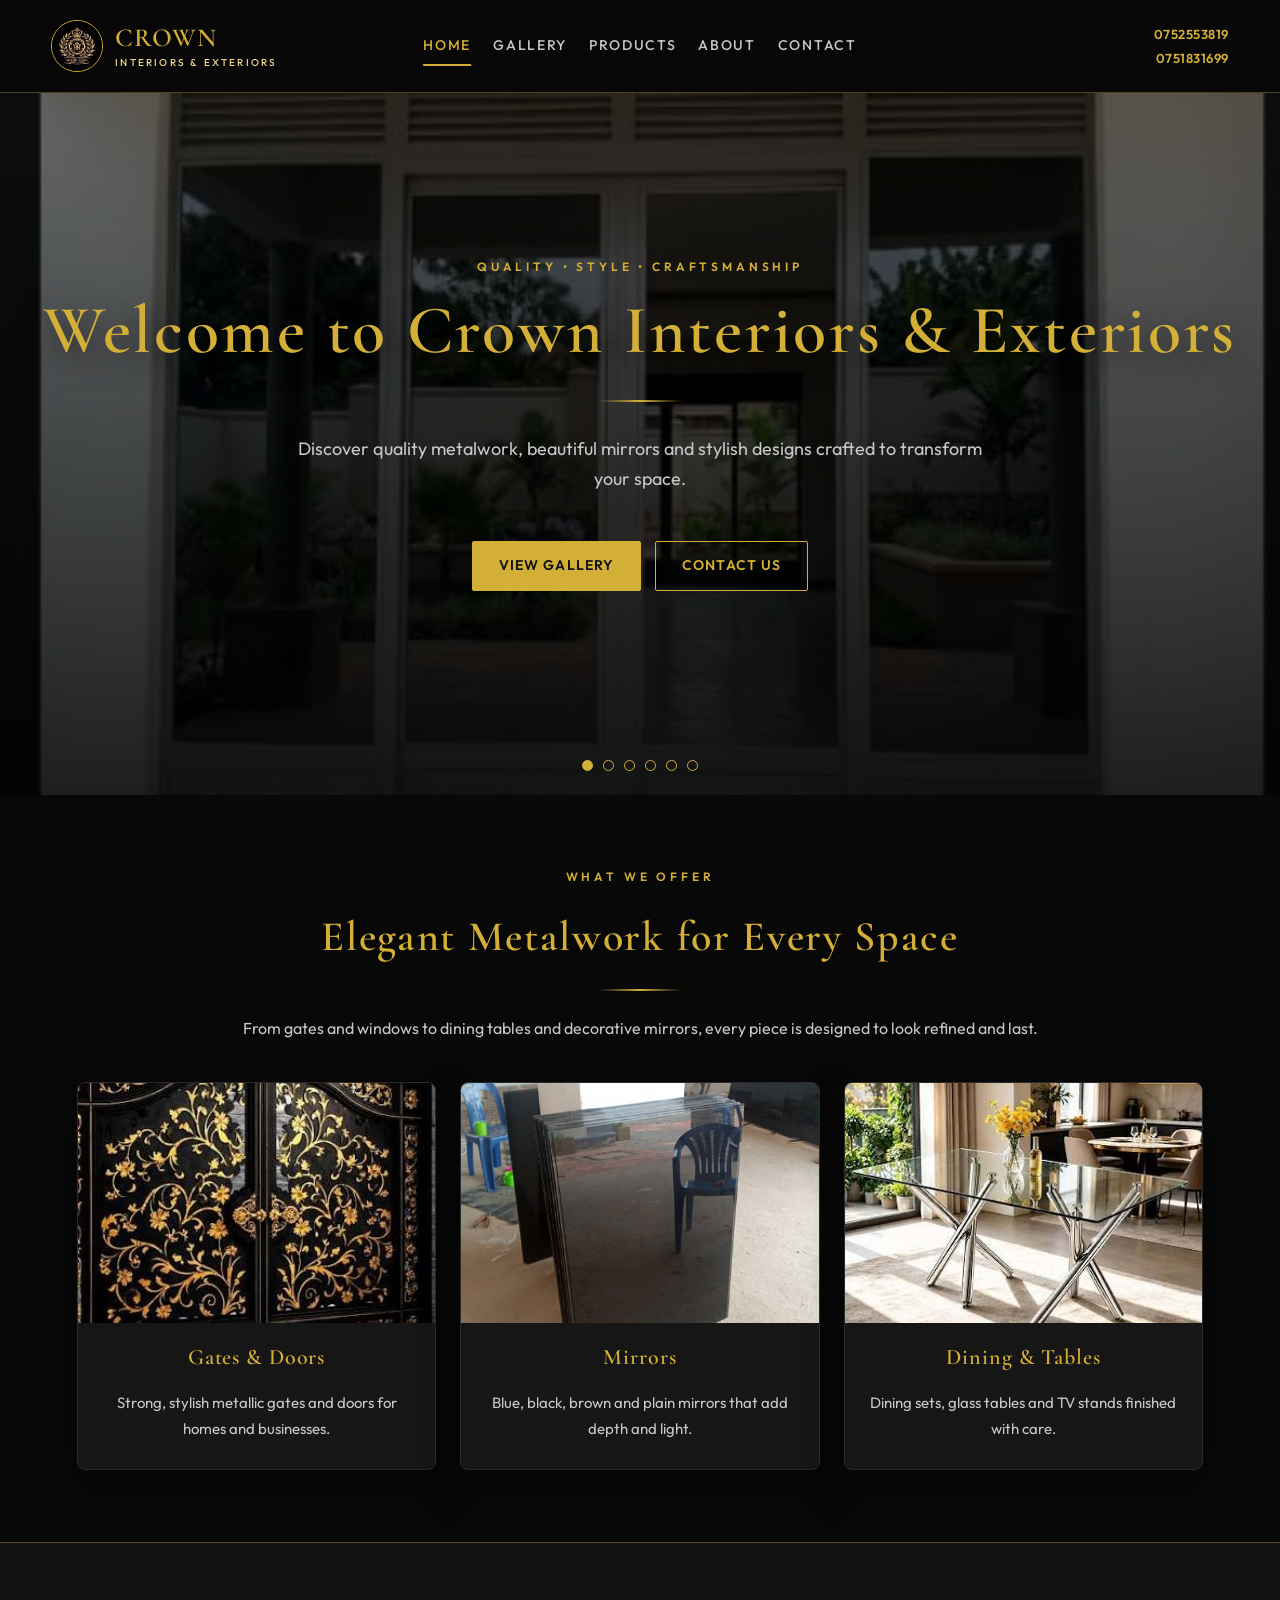
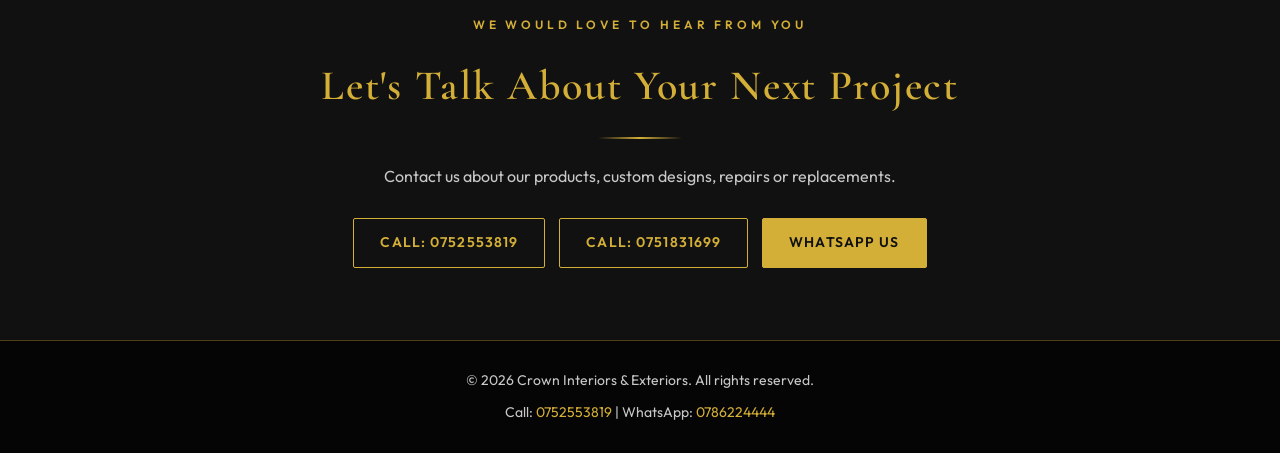
<file: index.html>
<!DOCTYPE html>
<html lang="en">
<head>
    <meta charset="UTF-8">
    <meta name="viewport" content="width=device-width, initial-scale=1.0">
    <meta name="description" content="Crown Interiors & Exteriors offers quality mirrors, gates, metallic beds, doors, windows, dining tables and metalwork.">
    <title>Crown Interiors &amp; Exteriors</title>
    <link rel="stylesheet" href="style.css">
    <script src="script.js" defer></script>
</head>
<body class="home-page">

    <header class="site-header">
        <div class="header-inner">
            <a href="index.html" class="logo">
                <img src="images/log1.jpeg" alt="Crown Interiors &amp; Exteriors logo">
                <span class="logo-text">CROWN <small>INTERIORS &amp; EXTERIORS</small></span>
            </a>

            <nav class="main-nav">
                <a href="index.html" class="active">Home</a>
                <a href="gallery.html">Gallery</a>
                <a href="products.html">Products</a>
                <a href="about.html">About</a>
                <a href="contact.html">Contact</a>
            </nav>

            <div class="header-actions">
                <div class="header-phones">
                    <a href="tel:0752553819">0752553819</a>
                    <a href="tel:0751831699">0751831699</a>
                </div>
                <button class="menu-toggle" type="button" aria-label="Open menu">☰</button>
            </div>
        </div>
    </header>

    <main>
        <section class="home-hero">
            <div class="hero-slide active">
                <img src="images/wd4.jpeg" alt="Crown Interiors and Exteriors design">
            </div>
            <div class="hero-slide">
                <img src="images/gt3.jpeg" alt="Metalwork design">
            </div>
            <div class="hero-slide">
                <img src="images/han1.jpeg" alt="Craftsmanship and design">
            </div>
            <div class="hero-slide">
                <img src="images/han2.jpeg" alt="Interior and exterior work">
            </div>
            <div class="hero-slide">
                <img src="images/han3.jpeg" alt="Quality product design">
            </div>
            <div class="hero-slide">
                <img src="images/han4.jpeg" alt="Crown Interiors and Exteriors collection">
            </div>

            <div class="hero-shade"></div>

            <div class="hero-content">
                <p class="hero-label">QUALITY • STYLE • CRAFTSMANSHIP</p>
                <h1>Welcome to Crown Interiors &amp; Exteriors</h1>
                <div class="gold-line"></div>
                <p class="welcome-text">
                    Discover quality metalwork, beautiful mirrors and stylish designs
                    crafted to transform your space.
                </p>
                <div class="hero-buttons">
                    <a href="gallery.html" class="gold-button">View Gallery</a>
                    <a href="contact.html" class="outline-button">Contact Us</a>
                </div>
            </div>

            <div class="slide-dots" aria-label="Choose slideshow image">
                <button class="slide-dot active" aria-label="Show image 1"></button>
                <button class="slide-dot" aria-label="Show image 2"></button>
                <button class="slide-dot" aria-label="Show image 3"></button>
                <button class="slide-dot" aria-label="Show image 4"></button>
                <button class="slide-dot" aria-label="Show image 5"></button>
                <button class="slide-dot" aria-label="Show image 6"></button>
            </div>
        </section>

        <section class="section">
            <p class="eyebrow">WHAT WE OFFER</p>
            <h2>Elegant Metalwork for Every Space</h2>
            <div class="gold-line"></div>
            <p>
                From gates and windows to dining tables and decorative mirrors,
                every piece is designed to look refined and last.
            </p>

            <div class="product-grid" style="margin-top: 40px;">
                <article class="product-card">
                    <img src="images/gat1.jpeg" alt="Metal gates">
                    <h3>Gates &amp; Doors</h3>
                    <p>Strong, stylish metallic gates and doors for homes and businesses.</p>
                </article>
                <article class="product-card">
                    <img src="images/bla1.jpeg" alt="Decorative mirrors">
                    <h3>Mirrors</h3>
                    <p>Blue, black, brown and plain mirrors that add depth and light.</p>
                </article>
                <article class="product-card">
                    <img src="images/dw2.jpeg" alt="Dining tables">
                    <h3>Dining &amp; Tables</h3>
                    <p>Dining sets, glass tables and TV stands finished with care.</p>
                </article>
            </div>
        </section>

        <section class="home-contact" id="contact">
            <p class="contact-eyebrow">WE WOULD LOVE TO HEAR FROM YOU</p>
            <h2>Let's Talk About Your Next Project</h2>
            <div class="gold-line"></div>
            <p class="contact-description">
                Contact us about our products, custom designs, repairs or replacements.
            </p>
            <div class="contact-details">
                <a class="phone-link" href="tel:0752553819">Call: 0752553819</a>
                <a class="phone-link" href="tel:0751831699">Call: 0751831699</a>
                <a class="whatsapp-gold" href="https://wa.me/256786224444" target="_blank" rel="noopener noreferrer">
                    WhatsApp Us
                </a>
            </div>
        </section>
    </main>

    <footer class="site-footer">
        <p>&copy; <span id="year">2026</span> Crown Interiors &amp; Exteriors. All rights reserved.</p>
        <p>Call: <a href="tel:0752553819">0752553819</a> | WhatsApp: <a href="https://wa.me/256786224444" target="_blank" rel="noopener">0786224444</a></p>
    </footer>

</body>
</html>
</file>
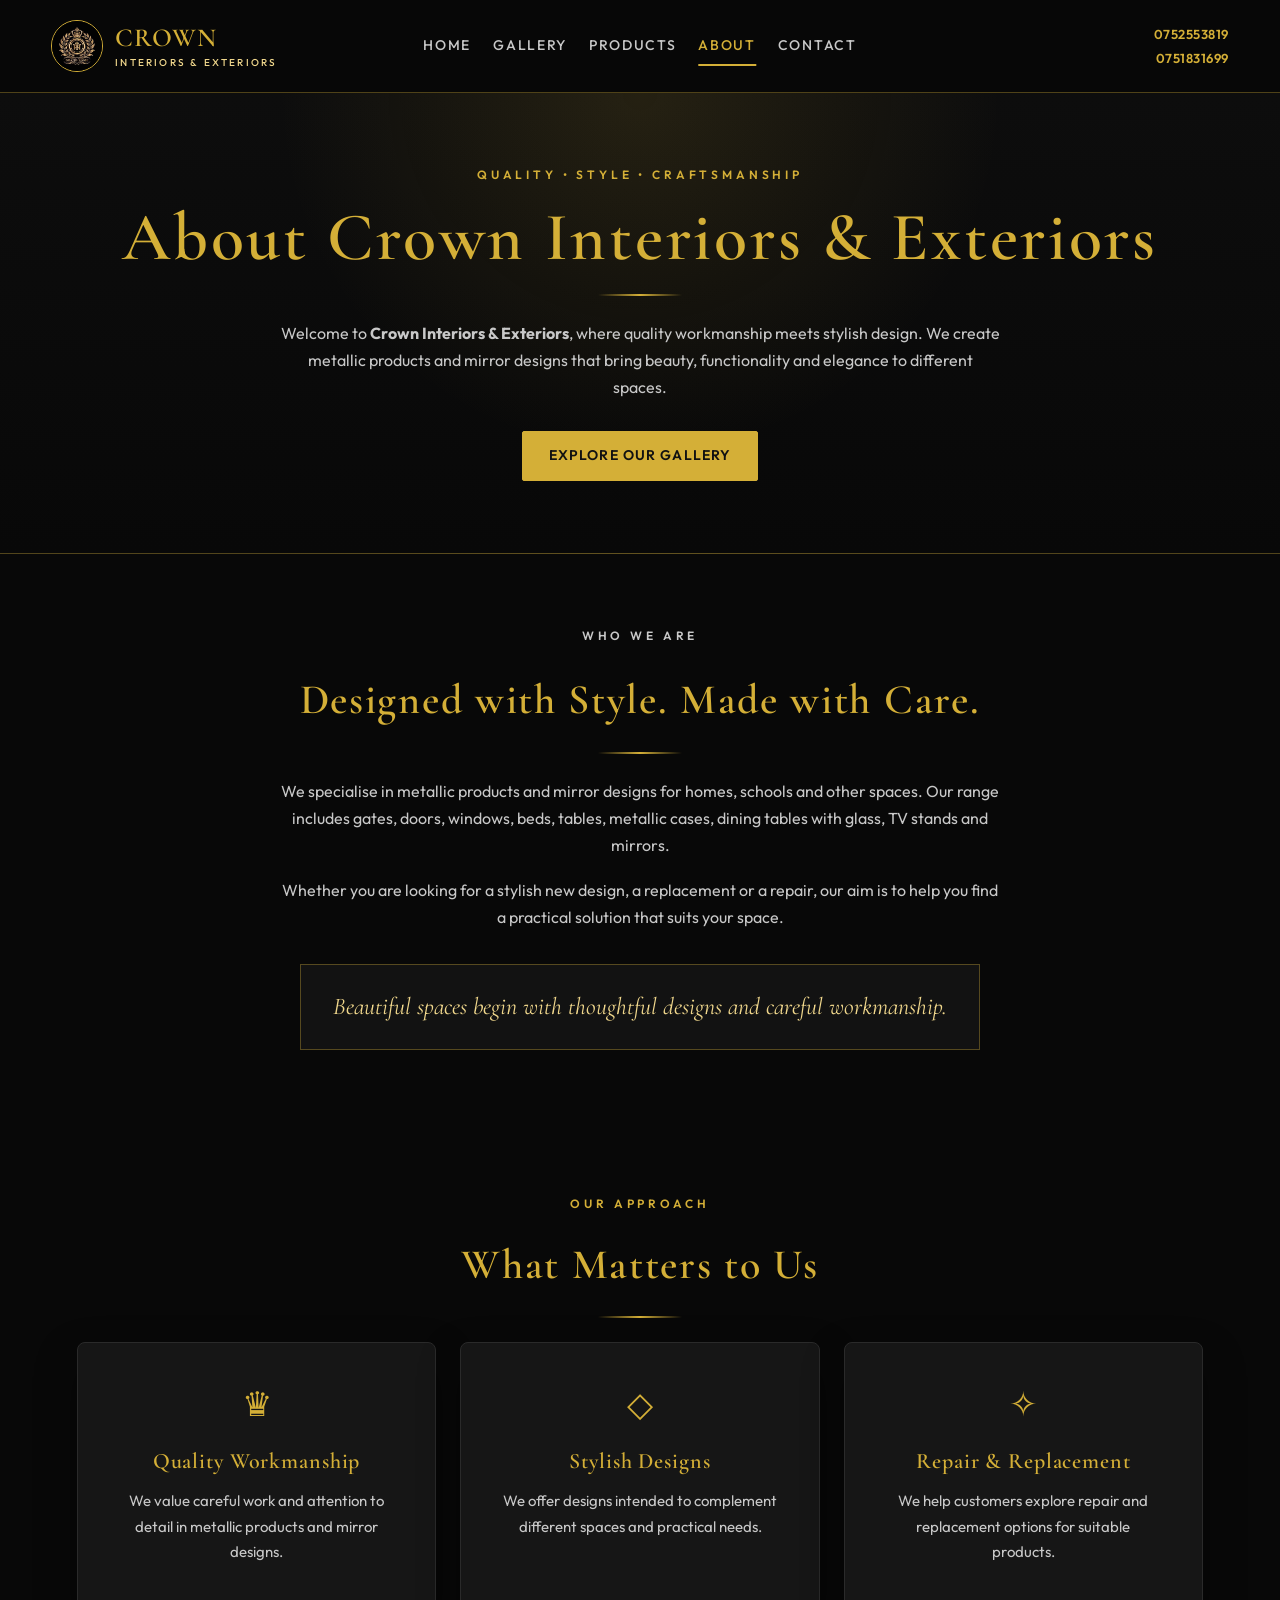
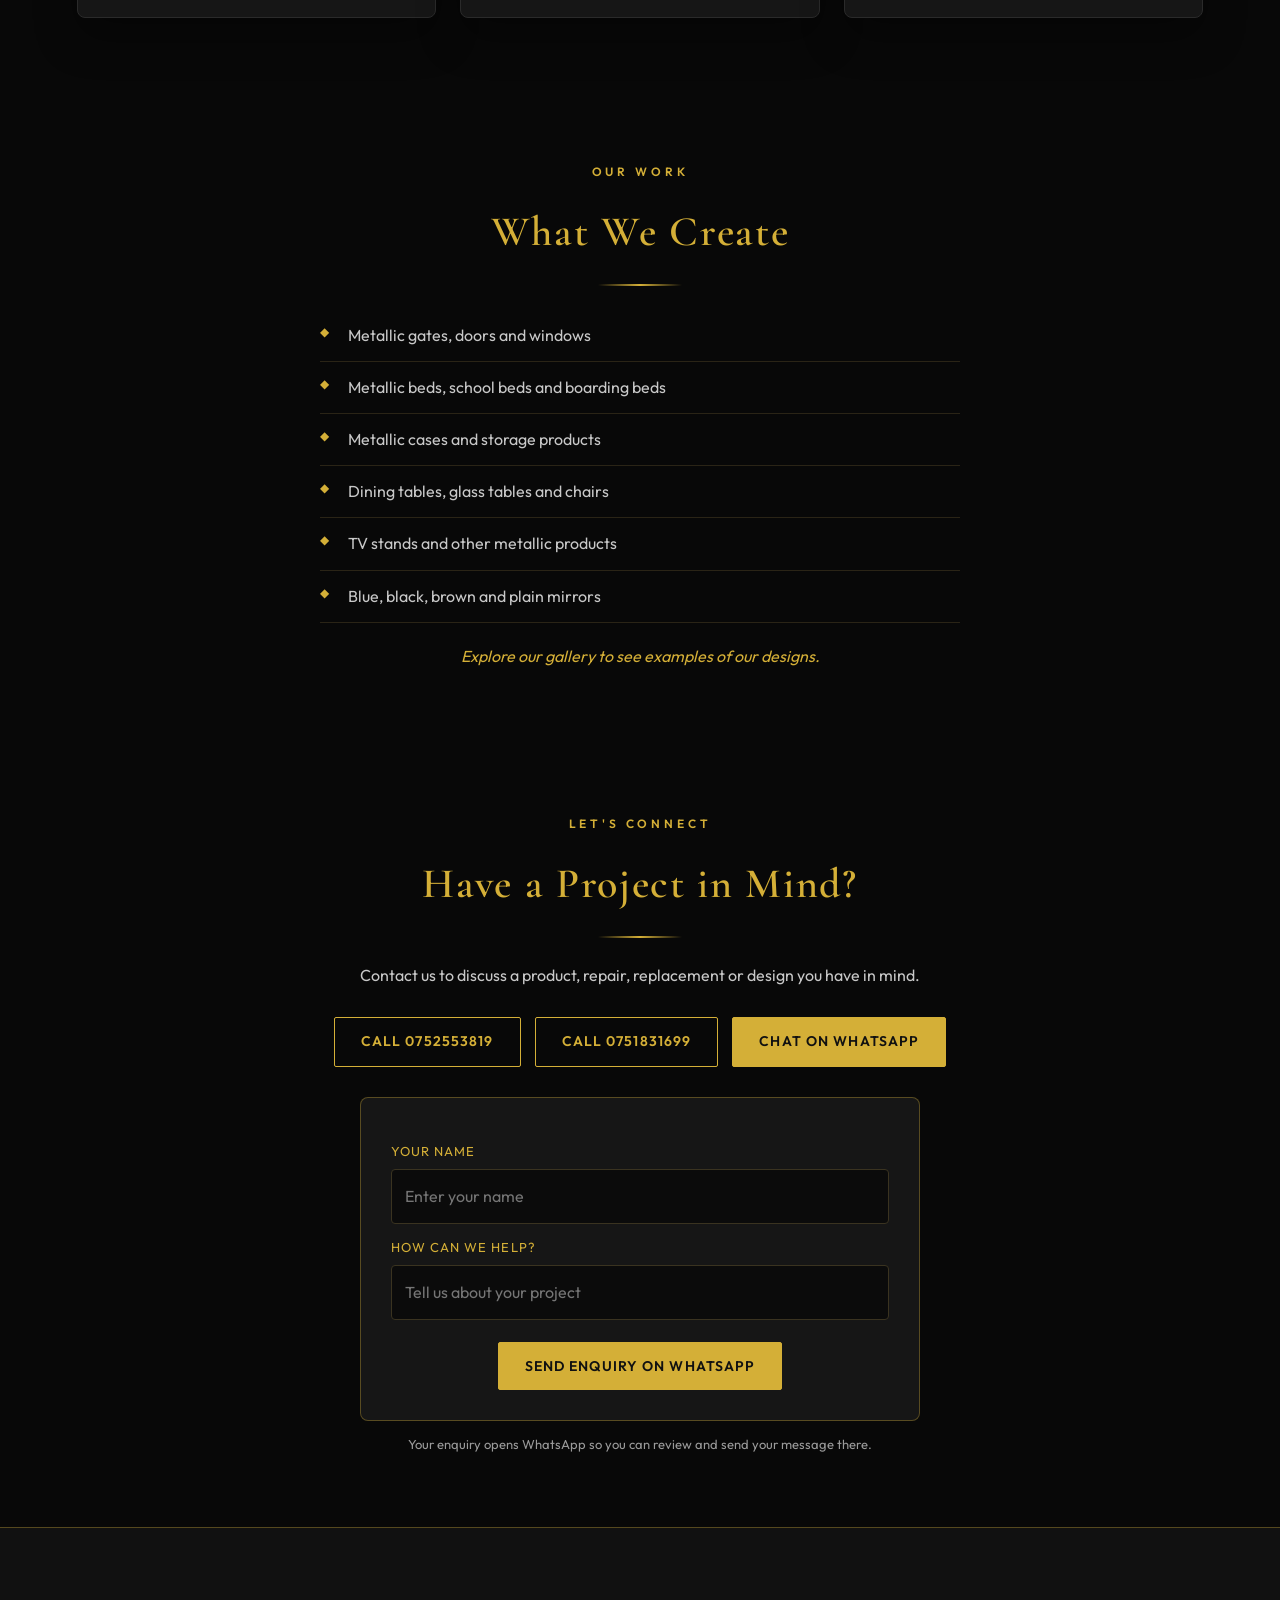
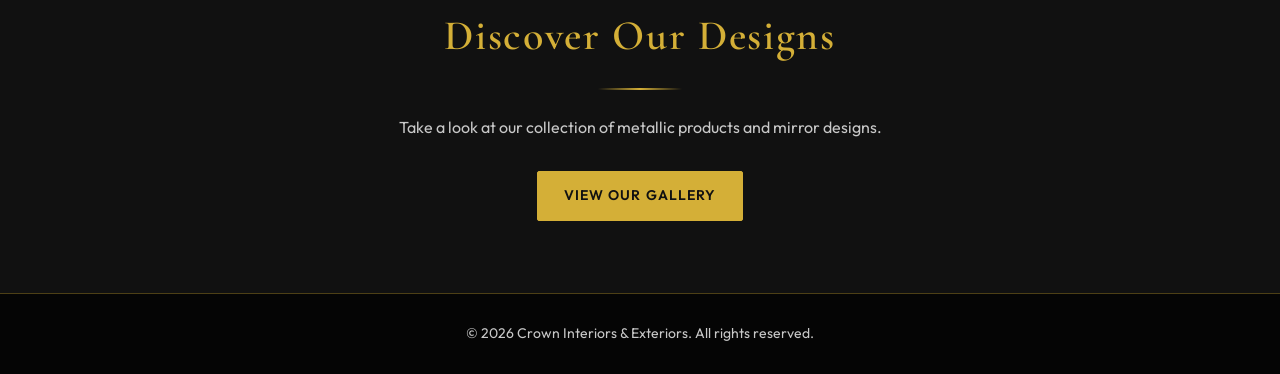
<file: about.html>
<!DOCTYPE html>
<html lang="en">
<head>
    <meta charset="UTF-8">
    <meta name="viewport" content="width=device-width, initial-scale=1.0">
    <title>About Us | Crown Interiors &amp; Exteriors</title>
    <link rel="stylesheet" href="style.css">
    <script src="script.js" defer></script>
</head>
<body class="about-page">

    <header class="site-header">
        <div class="header-inner">
            <a href="index.html" class="logo">
                <img src="images/log1.jpeg" alt="Crown Interiors &amp; Exteriors logo">
                <span class="logo-text">CROWN <small>INTERIORS &amp; EXTERIORS</small></span>
            </a>

            <nav class="main-nav">
                <a href="index.html">Home</a>
                <a href="gallery.html">Gallery</a>
                <a href="products.html">Products</a>
                <a href="about.html" class="active">About</a>
                <a href="contact.html">Contact</a>
            </nav>

            <div class="header-actions">
                <div class="header-phones">
                    <a href="tel:0752553819">0752553819</a>
                    <a href="tel:0751831699">0751831699</a>
                </div>
                <button class="menu-toggle" type="button" aria-label="Open menu">☰</button>
            </div>
        </div>
    </header>

    <main>
        <section class="about-hero">
            <p class="about-eyebrow">QUALITY • STYLE • CRAFTSMANSHIP</p>
            <h1>About Crown Interiors &amp; Exteriors</h1>
            <div class="gold-line"></div>
            <p class="about-lead">
                Welcome to <strong>Crown Interiors &amp; Exteriors</strong>,
                where quality workmanship meets stylish design.
                We create metallic products and mirror designs that bring
                beauty, functionality and elegance to different spaces.
            </p>
            <a href="gallery.html" class="about-button">Explore Our Gallery</a>
        </section>

        <section class="about-intro">
            <p class="about-eyebrow">WHO WE ARE</p>
            <h2>Designed with Style. Made with Care.</h2>
            <div class="gold-line"></div>
            <p>
                We specialise in metallic products and mirror designs
                for homes, schools and other spaces. Our range includes
                gates, doors, windows, beds, tables, metallic cases,
                dining tables with glass, TV stands and mirrors.
            </p>
            <p>
                Whether you are looking for a stylish new design,
                a replacement or a repair, our aim is to help you find
                a practical solution that suits your space.
            </p>
            <blockquote>
                Beautiful spaces begin with thoughtful designs
                and careful workmanship.
            </blockquote>
        </section>

        <section class="about-values">
            <p class="about-eyebrow">OUR APPROACH</p>
            <h2>What Matters to Us</h2>
            <div class="gold-line"></div>
            <div class="about-cards">
                <article class="about-card">
                    <span class="about-card-icon">♛</span>
                    <h3>Quality Workmanship</h3>
                    <p>We value careful work and attention to detail in metallic products and mirror designs.</p>
                </article>
                <article class="about-card">
                    <span class="about-card-icon">◇</span>
                    <h3>Stylish Designs</h3>
                    <p>We offer designs intended to complement different spaces and practical needs.</p>
                </article>
                <article class="about-card">
                    <span class="about-card-icon">✧</span>
                    <h3>Repair &amp; Replacement</h3>
                    <p>We help customers explore repair and replacement options for suitable products.</p>
                </article>
            </div>
        </section>

        <section class="about-products">
            <p class="about-eyebrow">OUR WORK</p>
            <h2>What We Create</h2>
            <div class="gold-line"></div>
            <ol class="about-product-list">
                <li>Metallic gates, doors and windows</li>
                <li>Metallic beds, school beds and boarding beds</li>
                <li>Metallic cases and storage products</li>
                <li>Dining tables, glass tables and chairs</li>
                <li>TV stands and other metallic products</li>
                <li>Blue, black, brown and plain mirrors</li>
            </ol>
            <p class="about-small-note"><em>Explore our gallery to see examples of our designs.</em></p>
        </section>

        <section class="about-contact">
            <p class="about-eyebrow">LET'S CONNECT</p>
            <h2>Have a Project in Mind?</h2>
            <div class="gold-line"></div>
            <p>Contact us to discuss a product, repair, replacement or design you have in mind.</p>
            <div class="about-contact-buttons">
                <a href="tel:0752553819" class="about-outline-button">Call 0752553819</a>
                <a href="tel:0751831699" class="about-outline-button">Call 0751831699</a>
                <a href="https://wa.me/256786224444" class="about-button" target="_blank" rel="noopener noreferrer">Chat on WhatsApp</a>
            </div>
            <form class="about-form" action="https://wa.me/256786224444" method="get" target="_blank">
                <label for="customer-name">Your Name</label>
                <input type="text" id="customer-name" name="name" placeholder="Enter your name" required>
                <label for="customer-message">How can we help?</label>
                <input type="text" id="customer-message" name="text" placeholder="Tell us about your project" required>
                <button type="submit" class="about-button">Send Enquiry on WhatsApp</button>
            </form>
            <p class="about-form-note">Your enquiry opens WhatsApp so you can review and send your message there.</p>
        </section>

        <section class="about-cta">
            <h2>Discover Our Designs</h2>
            <div class="gold-line"></div>
            <p>Take a look at our collection of metallic products and mirror designs.</p>
            <a href="gallery.html" class="about-button">View Our Gallery</a>
        </section>
    </main>

    <footer class="site-footer">
        <p>&copy; <span id="year"></span> Crown Interiors &amp; Exteriors. All rights reserved.</p>
    </footer>

</body>
</html>
</file>
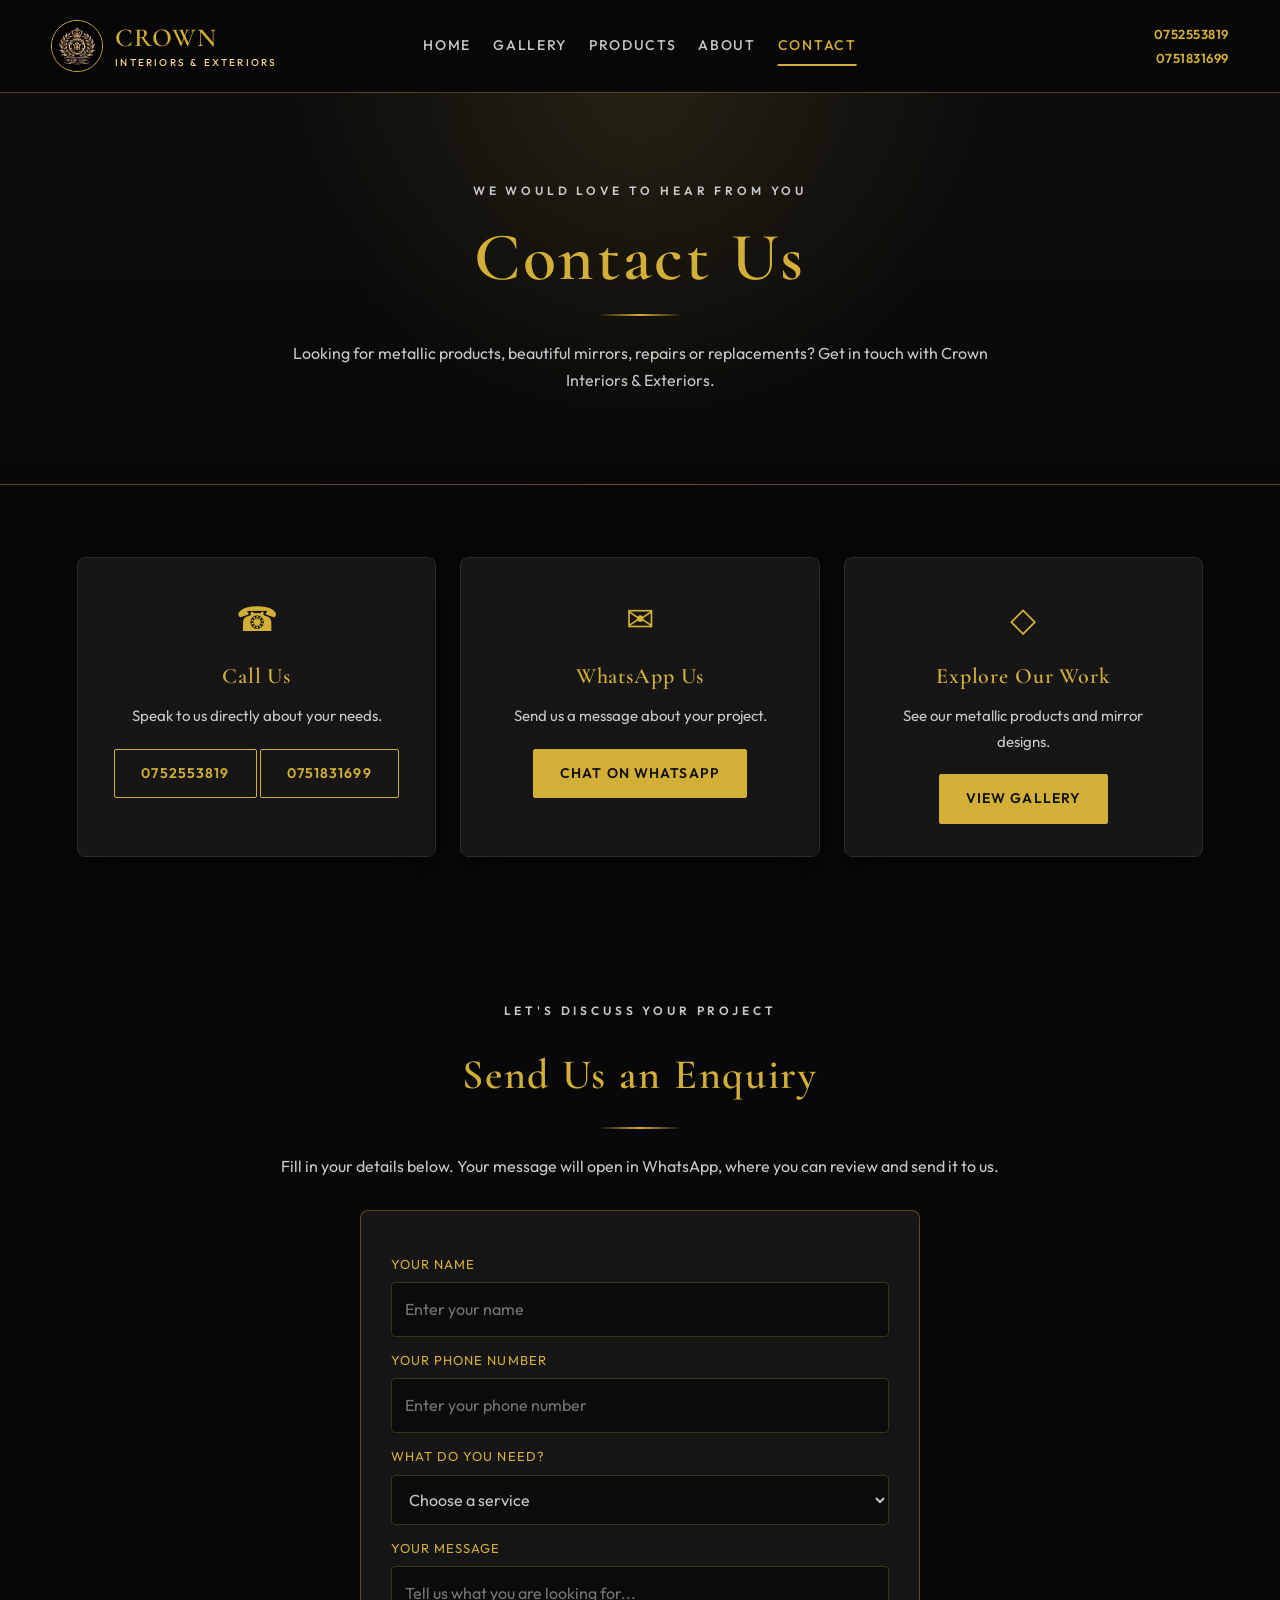
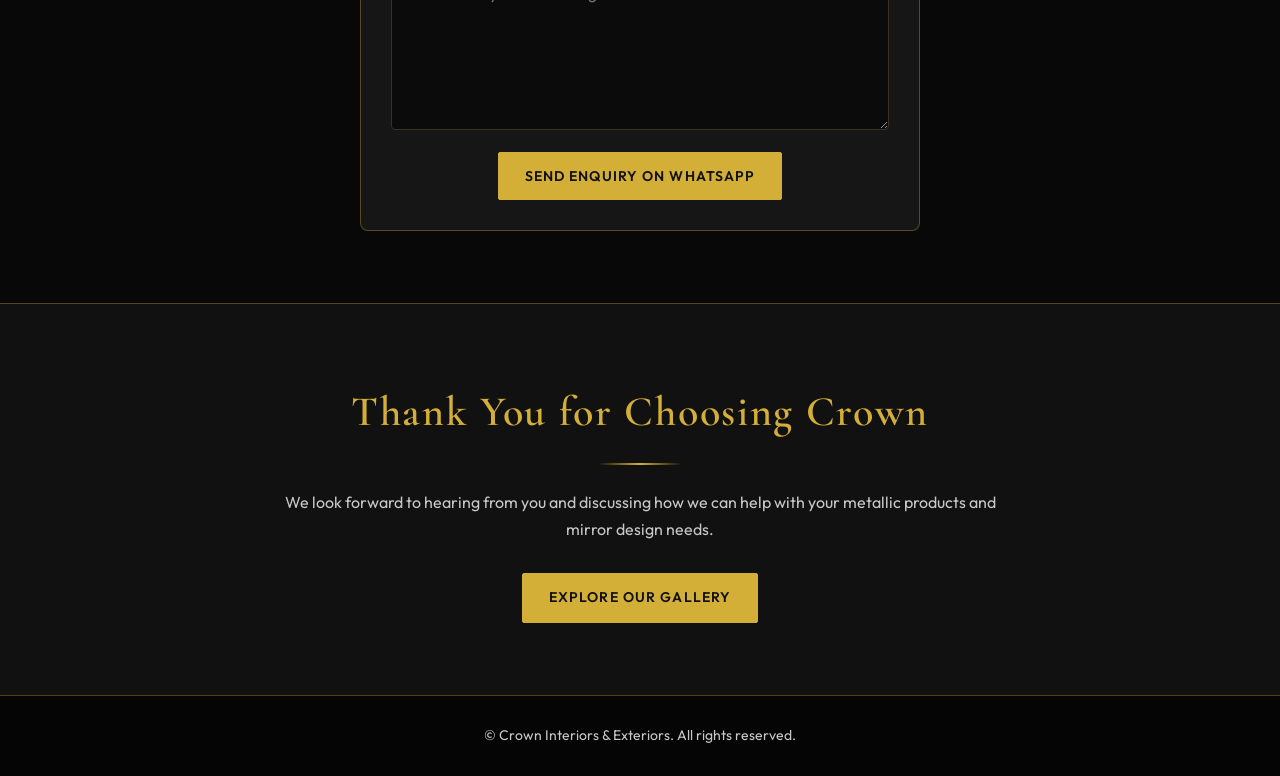
<file: contact.html>
<!DOCTYPE html>
<html lang="en">
<head>
    <meta charset="UTF-8">
    <meta name="viewport" content="width=device-width, initial-scale=1.0">
    <title>Contact Us | Crown Interiors &amp; Exteriors</title>
    <link rel="stylesheet" href="style.css">
    <script src="script.js" defer></script>
</head>
<body class="contact-page">

    <header class="site-header">
        <div class="header-inner">
            <a href="index.html" class="logo">
                <img src="images/log1.jpeg" alt="Crown Interiors &amp; Exteriors logo">
                <span class="logo-text">CROWN <small>INTERIORS &amp; EXTERIORS</small></span>
            </a>

            <nav class="main-nav">
                <a href="index.html">Home</a>
                <a href="gallery.html">Gallery</a>
                <a href="products.html">Products</a>
                <a href="about.html">About</a>
                <a href="contact.html" class="active">Contact</a>
            </nav>

            <div class="header-actions">
                <div class="header-phones">
                    <a href="tel:0752553819">0752553819</a>
                    <a href="tel:0751831699">0751831699</a>
                </div>
                <button class="menu-toggle" type="button" aria-label="Open menu">☰</button>
            </div>
        </div>
    </header>

    <main>
        <section class="contact-hero">
            <p class="contact-eyebrow">WE WOULD LOVE TO HEAR FROM YOU</p>
            <h1>Contact Us</h1>
            <div class="contact-gold-line"></div>
            <p>
                Looking for metallic products, beautiful mirrors,
                repairs or replacements? Get in touch with
                Crown Interiors &amp; Exteriors.
            </p>
        </section>

        <section class="contact-options">
            <div class="contact-card">
                <span class="contact-icon">☎</span>
                <h2>Call Us</h2>
                <p>Speak to us directly about your needs.</p>
                <a href="tel:0752553819" class="contact-outline-button">0752553819</a>
                <a href="tel:0751831699" class="contact-outline-button">0751831699</a>
            </div>
            <div class="contact-card">
                <span class="contact-icon">✉</span>
                <h2>WhatsApp Us</h2>
                <p>Send us a message about your project.</p>
                <a href="https://wa.me/256786224444" class="contact-gold-button" target="_blank" rel="noopener noreferrer">Chat on WhatsApp</a>
            </div>
            <div class="contact-card">
                <span class="contact-icon">◇</span>
                <h2>Explore Our Work</h2>
                <p>See our metallic products and mirror designs.</p>
                <a href="gallery.html" class="contact-gold-button">View Gallery</a>
            </div>
        </section>

        <section class="contact-enquiry">
            <p class="contact-eyebrow">LET'S DISCUSS YOUR PROJECT</p>
            <h2>Send Us an Enquiry</h2>
            <div class="contact-gold-line"></div>
            <p>
                Fill in your details below. Your message will open
                in WhatsApp, where you can review and send it to us.
            </p>
            <form class="contact-form" action="https://wa.me/256786224444" method="get" target="_blank">
                <label for="contact-name">Your Name</label>
                <input type="text" id="contact-name" name="name" placeholder="Enter your name" required>
                <label for="contact-phone">Your Phone Number</label>
                <input type="tel" id="contact-phone" name="phone" placeholder="Enter your phone number" required>
                <label for="contact-service">What do you need?</label>
                <select id="contact-service" name="service" required>
                    <option value="">Choose a service</option>
                    <option value="Mirrors">Mirrors</option>
                    <option value="Gates and doors">Gates and doors</option>
                    <option value="Metallic windows">Metallic windows</option>
                    <option value="Beds and metallic cases">Beds and metallic cases</option>
                    <option value="Tables and TV stands">Tables and TV stands</option>
                    <option value="Repair or replacement">Repair or replacement</option>
                    <option value="Other products">Other products</option>
                </select>
                <label for="contact-message">Your Message</label>
                <textarea id="contact-message" name="message" rows="5" placeholder="Tell us what you are looking for..." required></textarea>
                <button type="submit" class="contact-gold-button">Send Enquiry on WhatsApp</button>
            </form>
        </section>

        <section class="contact-closing">
            <h2>Thank You for Choosing Crown</h2>
            <div class="contact-gold-line"></div>
            <p>
                We look forward to hearing from you and discussing
                how we can help with your metallic products and
                mirror design needs.
            </p>
            <a href="gallery.html" class="contact-gold-button">Explore Our Gallery</a>
        </section>
    </main>

    <footer class="site-footer">
        <p>&copy; Crown Interiors &amp; Exteriors. All rights reserved.</p>
    </footer>

</body>
</html>
</file>
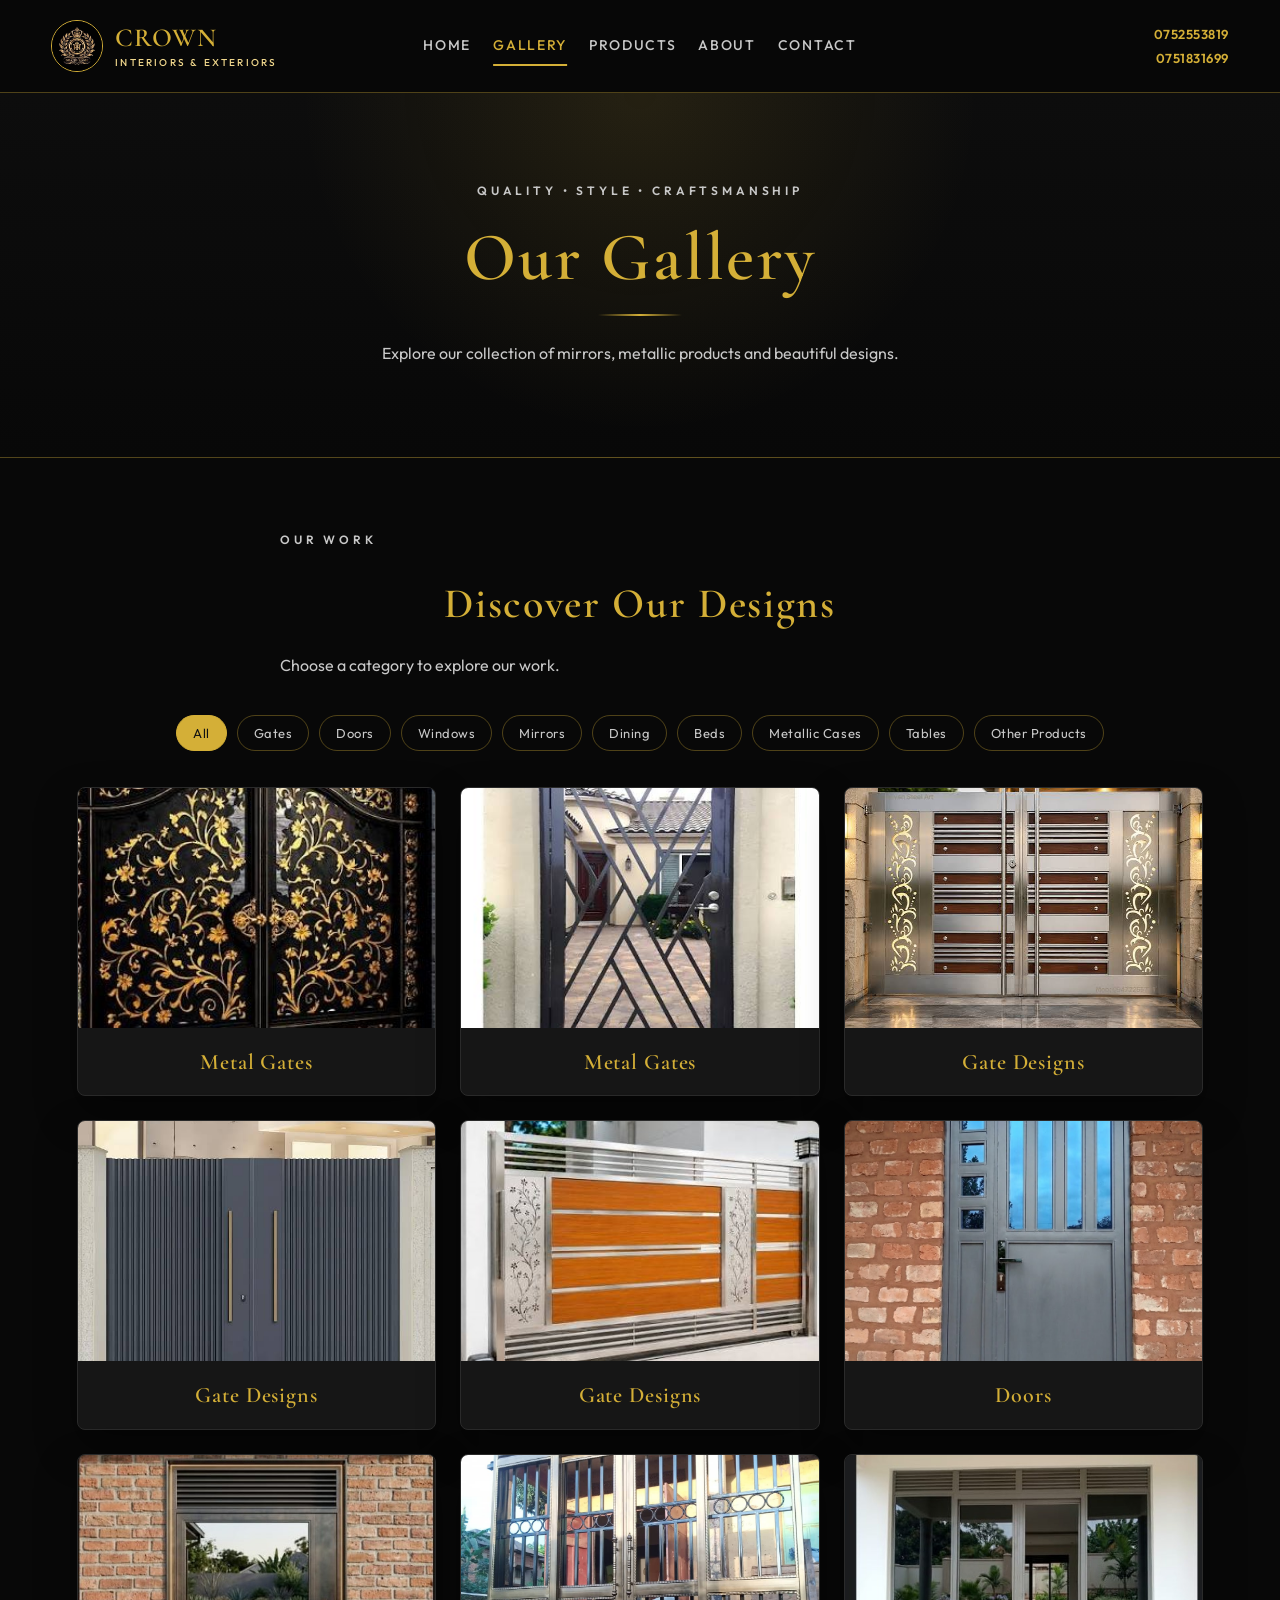
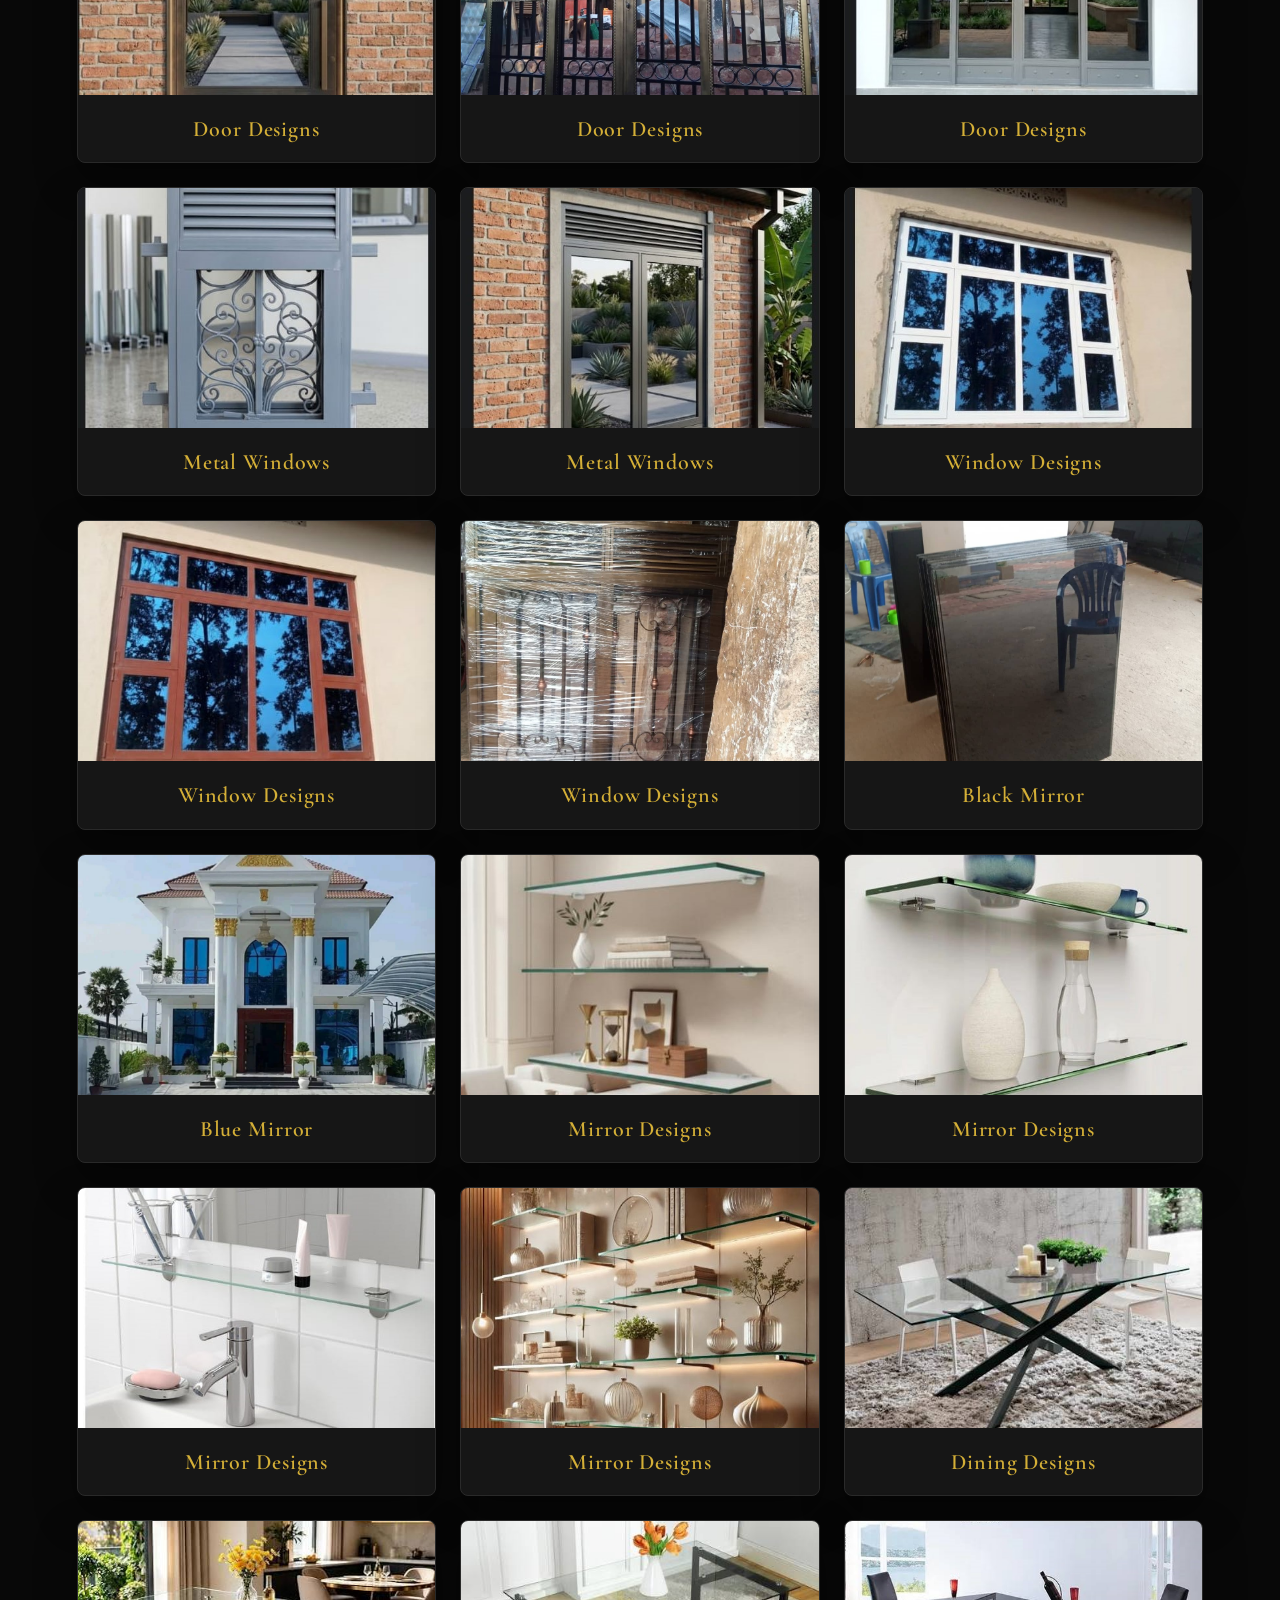
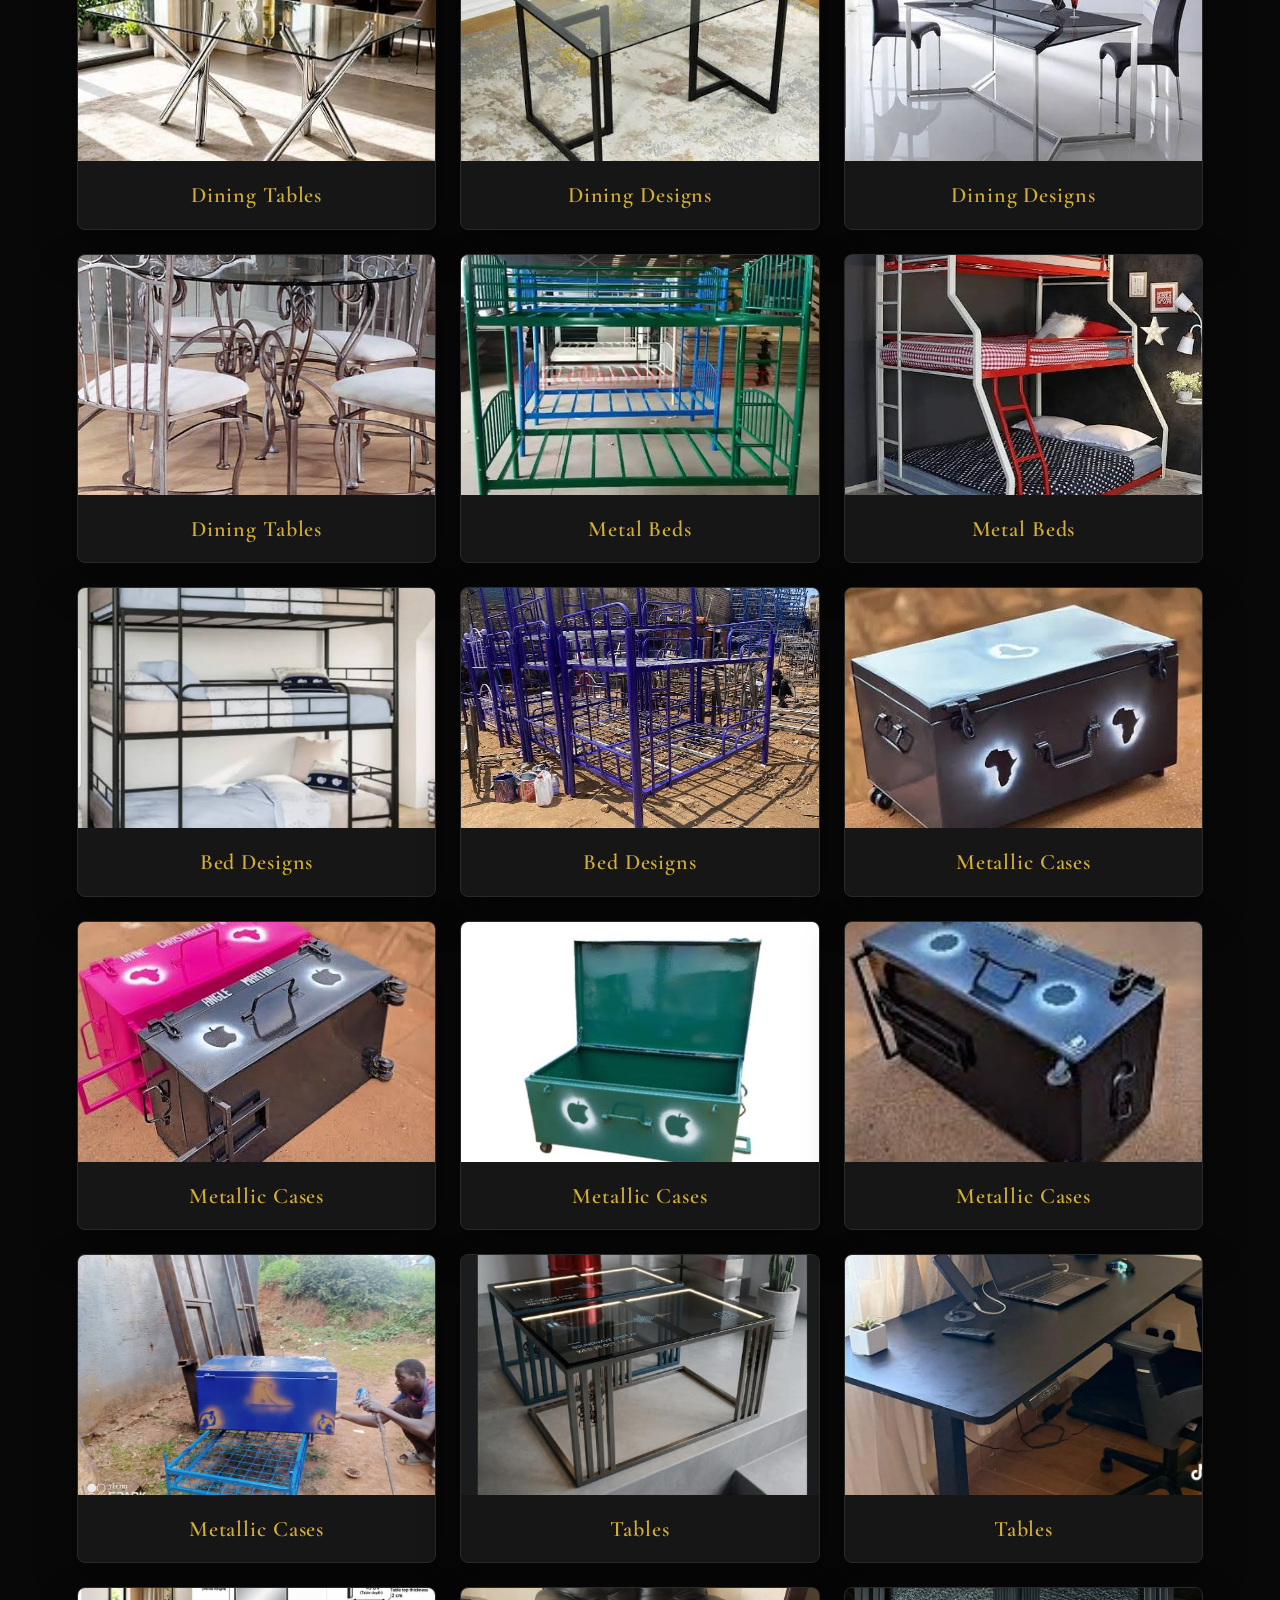
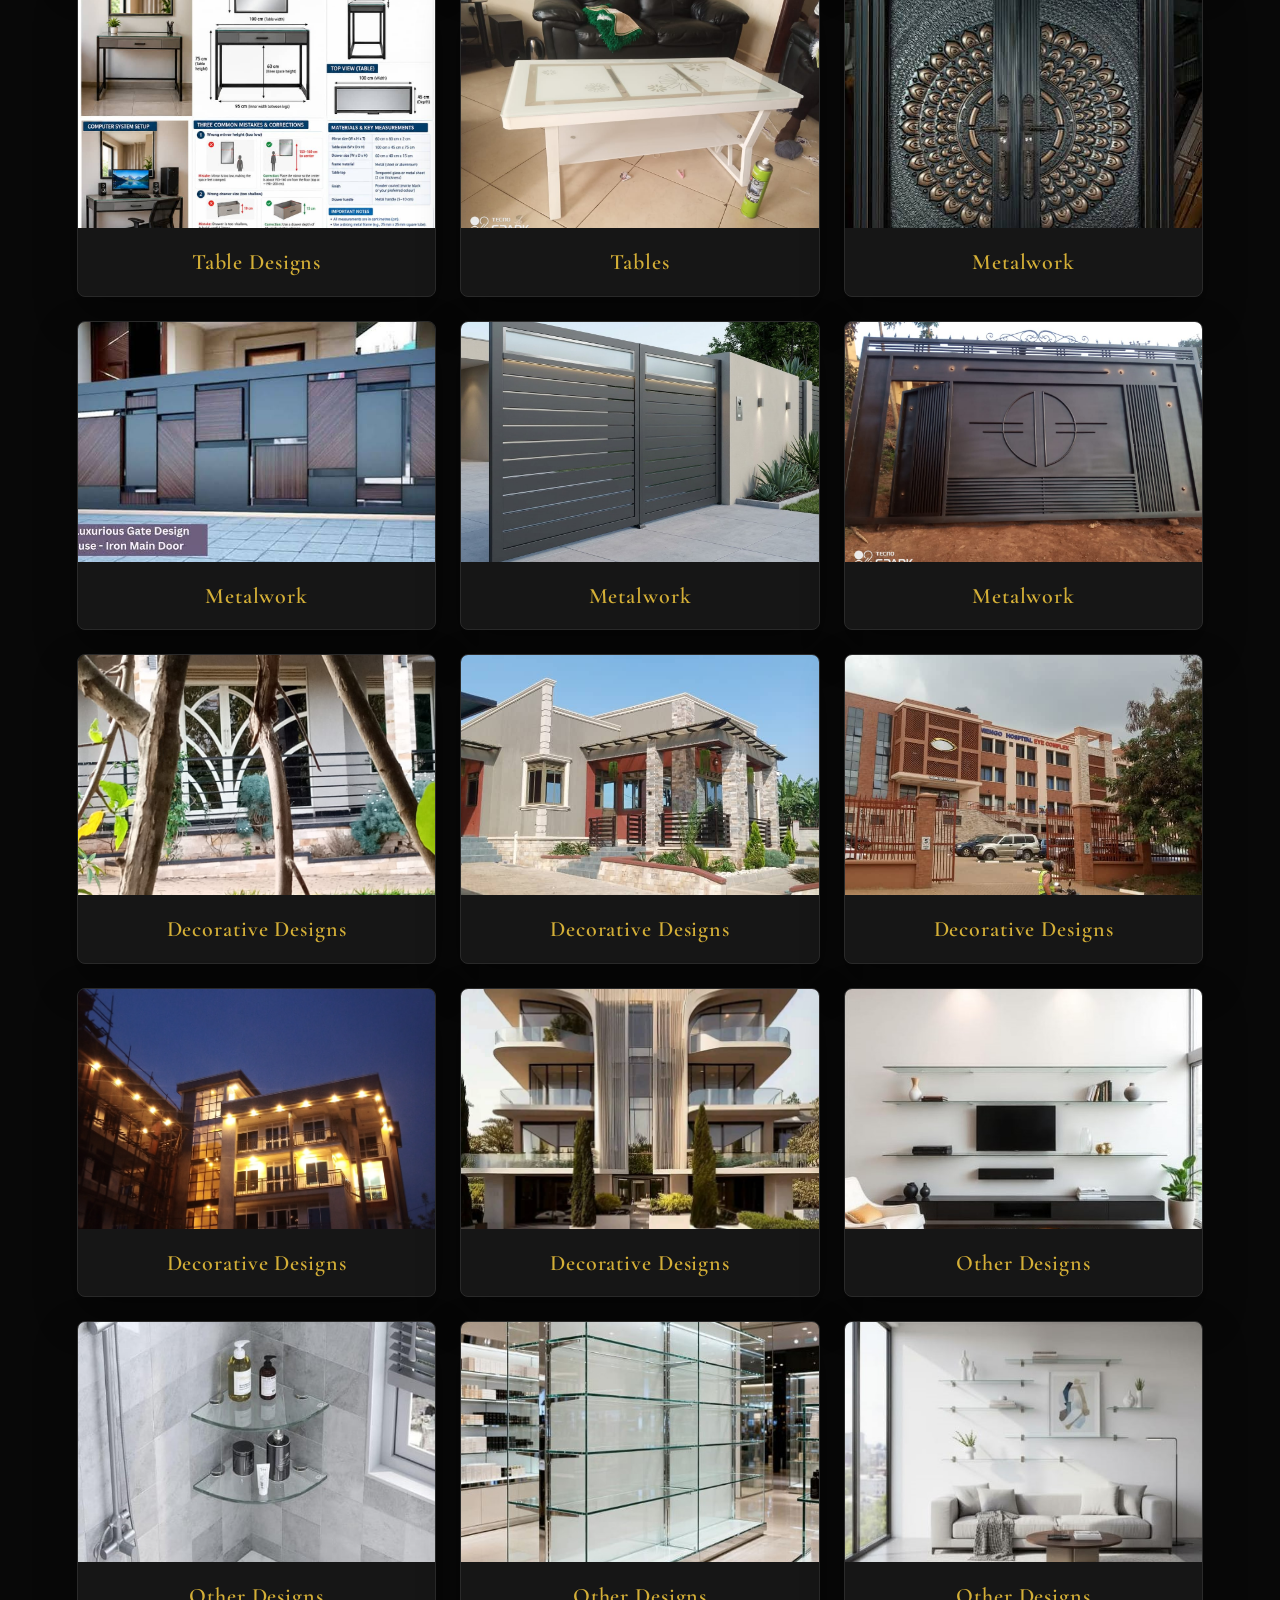
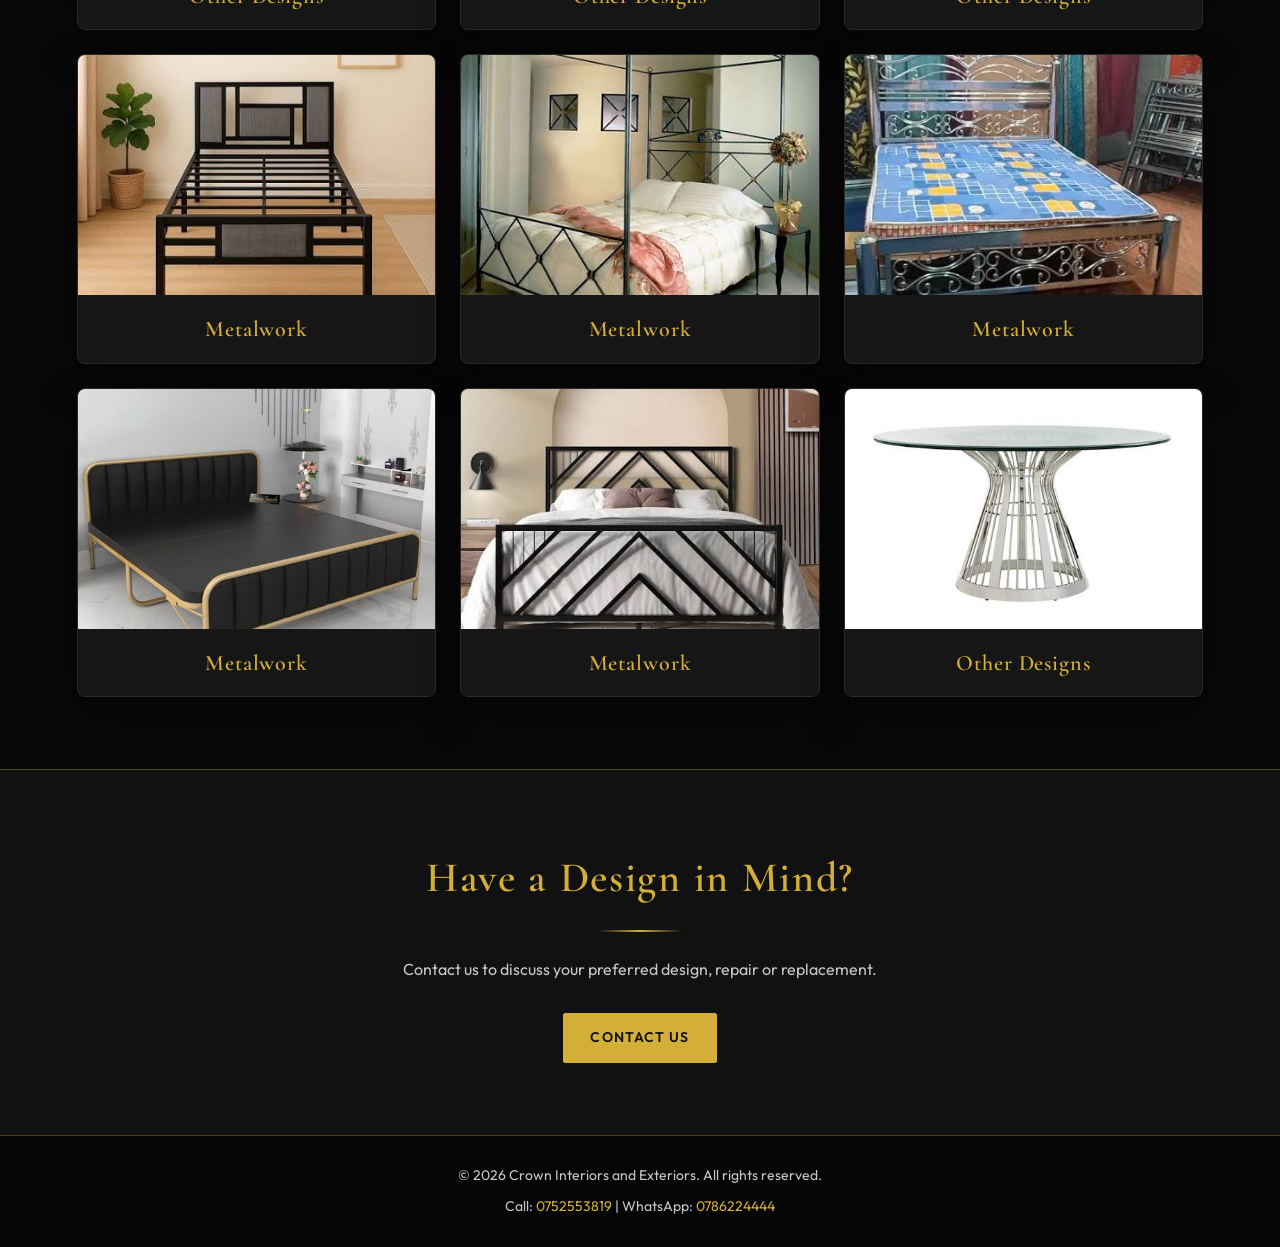
<file: gallery.html>
<!DOCTYPE html>
<html lang="en">
<head>
    <meta charset="UTF-8">
    <meta name="viewport" content="width=device-width, initial-scale=1.0">
    <title>Our Gallery | Crown Interiors and Exteriors</title>
    <link rel="stylesheet" href="style.css">
    <script src="script.js" defer></script>
</head>
<body>

    <header class="site-header">
        <div class="header-inner">
            <a href="index.html" class="logo">
                <img src="images/log1.jpeg" alt="Crown Interiors &amp; Exteriors logo">
                <span class="logo-text">CROWN <small>INTERIORS &amp; EXTERIORS</small></span>
            </a>

            <nav class="main-nav">
                <a href="index.html">Home</a>
                <a href="gallery.html" class="active">Gallery</a>
                <a href="products.html">Products</a>
                <a href="about.html">About</a>
                <a href="contact.html">Contact</a>
            </nav>

            <div class="header-actions">
                <div class="header-phones">
                    <a href="tel:0752553819">0752553819</a>
                    <a href="tel:0751831699">0751831699</a>
                </div>
                <button class="menu-toggle" type="button" aria-label="Open menu">☰</button>
            </div>
        </div>
    </header>

<main>
    <section class="page-hero">
        <p class="eyebrow">QUALITY • STYLE • CRAFTSMANSHIP</p>
        <h1>Our Gallery</h1>
        <div class="gold-line"></div>
        <p>Explore our collection of mirrors, metallic products and beautiful designs.</p>
    </section>

    <section class="gallery-section">
        <div class="section-heading">
            <p class="eyebrow">OUR WORK</p>
            <h2>Discover Our Designs</h2>
            <p>Choose a category to explore our work.</p>
        </div>

        <div class="gallery-filters">
            <button class="filter-btn active" data-filter="all">All</button>
            <button class="filter-btn" data-filter="gates">Gates</button>
            <button class="filter-btn" data-filter="doors">Doors</button>
            <button class="filter-btn" data-filter="windows">Windows</button>
            <button class="filter-btn" data-filter="mirrors">Mirrors</button>
            <button class="filter-btn" data-filter="dining">Dining</button>
            <button class="filter-btn" data-filter="beds">Beds</button>
            <button class="filter-btn" data-filter="cases">Metallic Cases</button>
            <button class="filter-btn" data-filter="tables">Tables</button>
            <button class="filter-btn" data-filter="other">Other Products</button>
        </div>

        <div class="gallery-grid" id="galleryGrid">

            <article class="gallery-card" data-category="gates">
                <img src="images/gat1.jpeg" alt="Metal gate design" loading="lazy">
                <h3>Metal Gates</h3>
            </article>
            <article class="gallery-card" data-category="gates">
                <img src="images/gat2.jpeg" alt="Gate design" loading="lazy">
                <h3>Metal Gates</h3>
            </article>
            <article class="gallery-card" data-category="gates">
                <img src="images/gat3.jpeg" alt="Gate craftsmanship" loading="lazy">
                <h3>Gate Designs</h3>
            </article>
            <article class="gallery-card" data-category="gates">
                <img src="images/gat4.jpeg" alt="Metal gate" loading="lazy">
                <h3>Gate Designs</h3>
            </article>
            <article class="gallery-card" data-category="gates">
                <img src="images/gat5.jpeg" alt="Metal gate workmanship" loading="lazy">
                <h3>Gate Designs</h3>
            </article>

            <article class="gallery-card" data-category="doors">
                <img src="images/dr1.jpeg" alt="Door design" loading="lazy">
                <h3>Doors</h3>
            </article>
            <article class="gallery-card" data-category="doors">
                <img src="images/g3.jpeg" alt="Door craftsmanship" loading="lazy">
                <h3>Door Designs</h3>
            </article>
            <article class="gallery-card" data-category="doors">
                <img src="images/wd9.jpeg" alt="Door design" loading="lazy">
                <h3>Door Designs</h3>
            </article>
            <article class="gallery-card" data-category="doors">
                <img src="images/wd4.jpeg" alt="Door workmanship" loading="lazy">
                <h3>Door Designs</h3>
            </article>

            <article class="gallery-card" data-category="windows">
                <img src="images/wd2.jpeg" alt="Window design" loading="lazy">
                <h3>Metal Windows</h3>
            </article>
            <article class="gallery-card" data-category="windows">
                <img src="images/wd5.jpeg" alt="Metal window" loading="lazy">
                <h3>Metal Windows</h3>
            </article>
            <article class="gallery-card" data-category="windows">
                <img src="images/wd6.jpeg" alt="Window craftsmanship" loading="lazy">
                <h3>Window Designs</h3>
            </article>
            <article class="gallery-card" data-category="windows">
                <img src="images/wd7.jpeg" alt="Metal window design" loading="lazy">
                <h3>Window Designs</h3>
            </article>
            <article class="gallery-card" data-category="windows">
                <img src="images/wd8.jpeg" alt="Window workmanship" loading="lazy">
                <h3>Window Designs</h3>
            </article>

            <article class="gallery-card" data-category="mirrors">
                <img src="images/bla1.jpeg" alt="Black mirror design" loading="lazy">
                <h3>Black Mirror</h3>
            </article>
            <article class="gallery-card" data-category="mirrors">
                <img src="images/blu1.jpeg" alt="Blue mirror design" loading="lazy">
                <h3>Blue Mirror</h3>
            </article>
            <article class="gallery-card" data-category="mirrors">
                <img src="images/mr2.jpeg" alt="Decorative mirror" loading="lazy">
                <h3>Mirror Designs</h3>
            </article>
            <article class="gallery-card" data-category="mirrors">
                <img src="images/mr3.jpeg" alt="Decorative mirror" loading="lazy">
                <h3>Mirror Designs</h3>
            </article>
            <article class="gallery-card" data-category="mirrors">
                <img src="images/mr4.jpeg" alt="Decorative mirror" loading="lazy">
                <h3>Mirror Designs</h3>
            </article>
            <article class="gallery-card" data-category="mirrors">
                <img src="images/mr6.jpeg" alt="Decorative mirror" loading="lazy">
                <h3>Mirror Designs</h3>
            </article>

            <article class="gallery-card" data-category="dining">
                <img src="images/dw.jpeg" alt="Dining furniture" loading="lazy">
                <h3>Dining Designs</h3>
            </article>
            <article class="gallery-card" data-category="dining">
                <img src="images/dw2.jpeg" alt="Dining table design" loading="lazy">
                <h3>Dining Tables</h3>
            </article>
            <article class="gallery-card" data-category="dining">
                <img src="images/dw3.jpeg" alt="Dining furniture design" loading="lazy">
                <h3>Dining Designs</h3>
            </article>
            <article class="gallery-card" data-category="dining">
                <img src="images/dw4.jpeg" alt="Dining furniture" loading="lazy">
                <h3>Dining Designs</h3>
            </article>
            <article class="gallery-card" data-category="dining">
                <img src="images/dw5.jpeg" alt="Dining table and chairs" loading="lazy">
                <h3>Dining Tables</h3>
            </article>

            <article class="gallery-card" data-category="beds">
                <img src="images/sc1.jpeg" alt="Metal bed design" loading="lazy">
                <h3>Metal Beds</h3>
            </article>
            <article class="gallery-card" data-category="beds">
                <img src="images/sc2.jpeg" alt="Bed craftsmanship" loading="lazy">
                <h3>Metal Beds</h3>
            </article>
            <article class="gallery-card" data-category="beds">
                <img src="images/sc3.jpeg" alt="Metal bed" loading="lazy">
                <h3>Bed Designs</h3>
            </article>
            <article class="gallery-card" data-category="beds">
                <img src="images/sc4.jpeg" alt="Metal bed design" loading="lazy">
                <h3>Bed Designs</h3>
            </article>

            <article class="gallery-card" data-category="cases">
                <img src="images/ld1.jpeg" alt="Metallic case" loading="lazy">
                <h3>Metallic Cases</h3>
            </article>
            <article class="gallery-card" data-category="cases">
                <img src="images/ld2.jpeg" alt="Metal storage case" loading="lazy">
                <h3>Metallic Cases</h3>
            </article>
            <article class="gallery-card" data-category="cases">
                <img src="images/ld3.jpeg" alt="Metal case design" loading="lazy">
                <h3>Metallic Cases</h3>
            </article>
            <article class="gallery-card" data-category="cases">
                <img src="images/ld4.jpeg" alt="Metallic case design" loading="lazy">
                <h3>Metallic Cases</h3>
            </article>
            <article class="gallery-card" data-category="cases">
                <img src="images/ld6.jpeg" alt="Metal storage case" loading="lazy">
                <h3>Metallic Cases</h3>
            </article>

            <article class="gallery-card" data-category="tables">
                <img src="images/tb2.jpeg" alt="Table design" loading="lazy">
                <h3>Tables</h3>
            </article>
            <article class="gallery-card" data-category="tables">
                <img src="images/tb4.jpeg" alt="Metal table design" loading="lazy">
                <h3>Tables</h3>
            </article>
            <article class="gallery-card" data-category="tables">
                <img src="images/cp1.jpeg" alt="Table craftsmanship" loading="lazy">
                <h3>Table Designs</h3>
            </article>
            <article class="gallery-card" data-category="tables">
                <img src="images/dw7.jpeg" alt="Table design" loading="lazy">
                <h3>Tables</h3>
            </article>

            <article class="gallery-card" data-category="other">
                <img src="images/gat6.jpeg" alt="Metalwork product" loading="lazy">
                <h3>Metalwork</h3>
            </article>
            <article class="gallery-card" data-category="other">
                <img src="images/gat7.jpeg" alt="Metalwork design" loading="lazy">
                <h3>Metalwork</h3>
            </article>
            <article class="gallery-card" data-category="other">
                <img src="images/gt1.jpeg" alt="Metal product" loading="lazy">
                <h3>Metalwork</h3>
            </article>
            <article class="gallery-card" data-category="other">
                <img src="images/gt3.jpeg" alt="Metal product design" loading="lazy">
                <h3>Metalwork</h3>
            </article>
            <article class="gallery-card" data-category="other">
                <img src="images/bl1.jpeg" alt="Decorative product" loading="lazy">
                <h3>Decorative Designs</h3>
            </article>
            <article class="gallery-card" data-category="other">
                <img src="images/blu2.jpeg" alt="Decorative product" loading="lazy">
                <h3>Decorative Designs</h3>
            </article>
            <article class="gallery-card" data-category="other">
                <img src="images/blu3.jpeg" alt="Decorative product" loading="lazy">
                <h3>Decorative Designs</h3>
            </article>
            <article class="gallery-card" data-category="other">
                <img src="images/bron1.jpeg" alt="Decorative product" loading="lazy">
                <h3>Decorative Designs</h3>
            </article>
            <article class="gallery-card" data-category="other">
                <img src="images/bron2.jpeg" alt="Decorative product" loading="lazy">
                <h3>Decorative Designs</h3>
            </article>
            <article class="gallery-card" data-category="other">
                <img src="images/mr7.jpeg" alt="Mirror and metalwork product" loading="lazy">
                <h3>Other Designs</h3>
            </article>
            <article class="gallery-card" data-category="other">
                <img src="images/mr8.jpeg" alt="Mirror and metalwork product" loading="lazy">
                <h3>Other Designs</h3>
            </article>
            <article class="gallery-card" data-category="other">
                <img src="images/mr9.jpeg" alt="Mirror and metalwork product" loading="lazy">
                <h3>Other Designs</h3>
            </article>
            <article class="gallery-card" data-category="other">
                <img src="images/mr10.jpeg" alt="Mirror and metalwork product" loading="lazy">
                <h3>Other Designs</h3>
            </article>
            <article class="gallery-card" data-category="other">
                <img src="images/me1.jpeg" alt="Metalwork product" loading="lazy">
                <h3>Metalwork</h3>
            </article>
            <article class="gallery-card" data-category="other">
                <img src="images/me2.jpeg" alt="Metalwork product" loading="lazy">
                <h3>Metalwork</h3>
            </article>
            <article class="gallery-card" data-category="other">
                <img src="images/me3.jpeg" alt="Metalwork product" loading="lazy">
                <h3>Metalwork</h3>
            </article>
            <article class="gallery-card" data-category="other">
                <img src="images/me4.jpeg" alt="Metalwork product" loading="lazy">
                <h3>Metalwork</h3>
            </article>
            <article class="gallery-card" data-category="other">
                <img src="images/me5.jpeg" alt="Metalwork product" loading="lazy">
                <h3>Metalwork</h3>
            </article>
            <article class="gallery-card" data-category="other">
                <img src="images/dw6.jpeg" alt="Metal and dining product" loading="lazy">
                <h3>Other Designs</h3>
            </article>

        </div>
    </section>

    <section class="gallery-cta">
        <h2>Have a Design in Mind?</h2>
        <div class="gold-line"></div>
        <p>Contact us to discuss your preferred design, repair or replacement.</p>
        <a class="gold-button" href="contact.html">Contact Us</a>
    </section>
</main>

<footer class="site-footer">
    <p>&copy; <span id="year"></span> Crown Interiors and Exteriors. All rights reserved.</p>
    <p>Call: <a href="tel:0752553819">0752553819</a> |
       WhatsApp: <a href="https://wa.me/256786224444" target="_blank" rel="noopener">0786224444</a></p>
</footer>

</body>
</html>
</file>
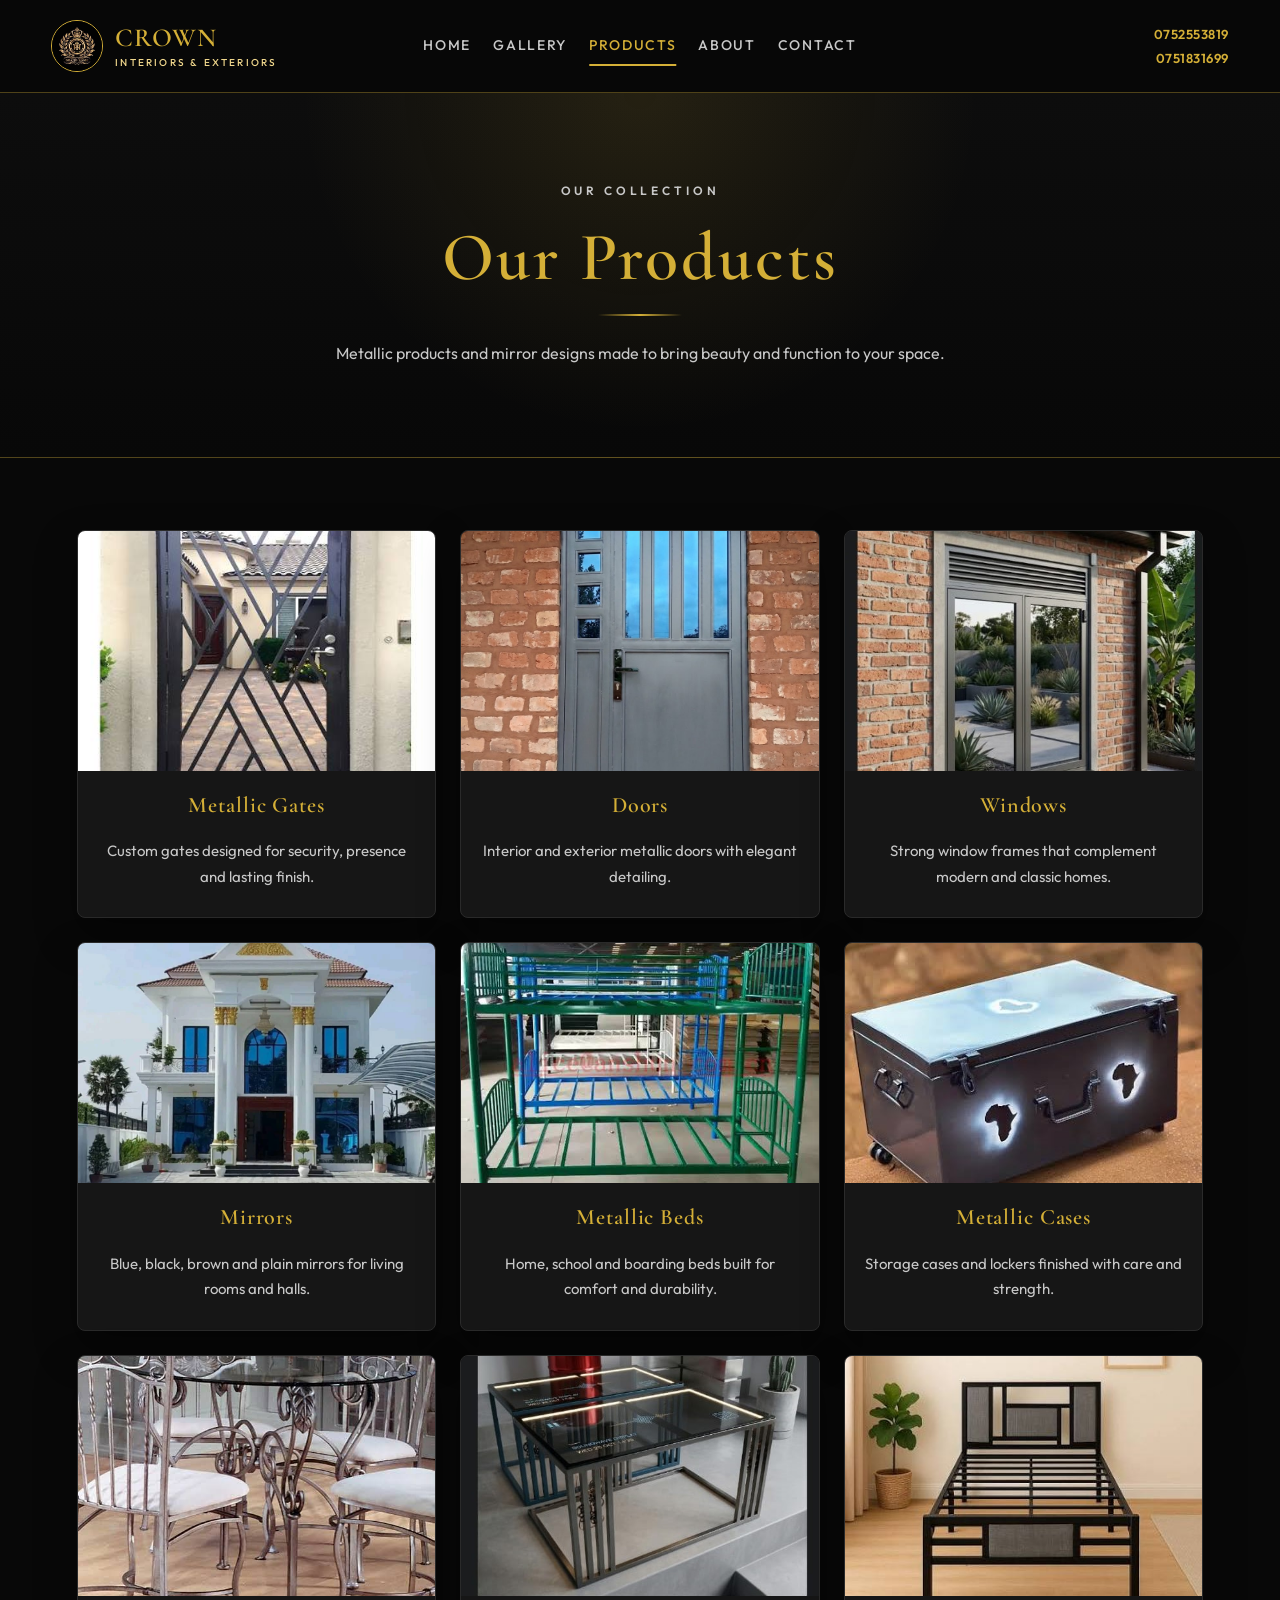
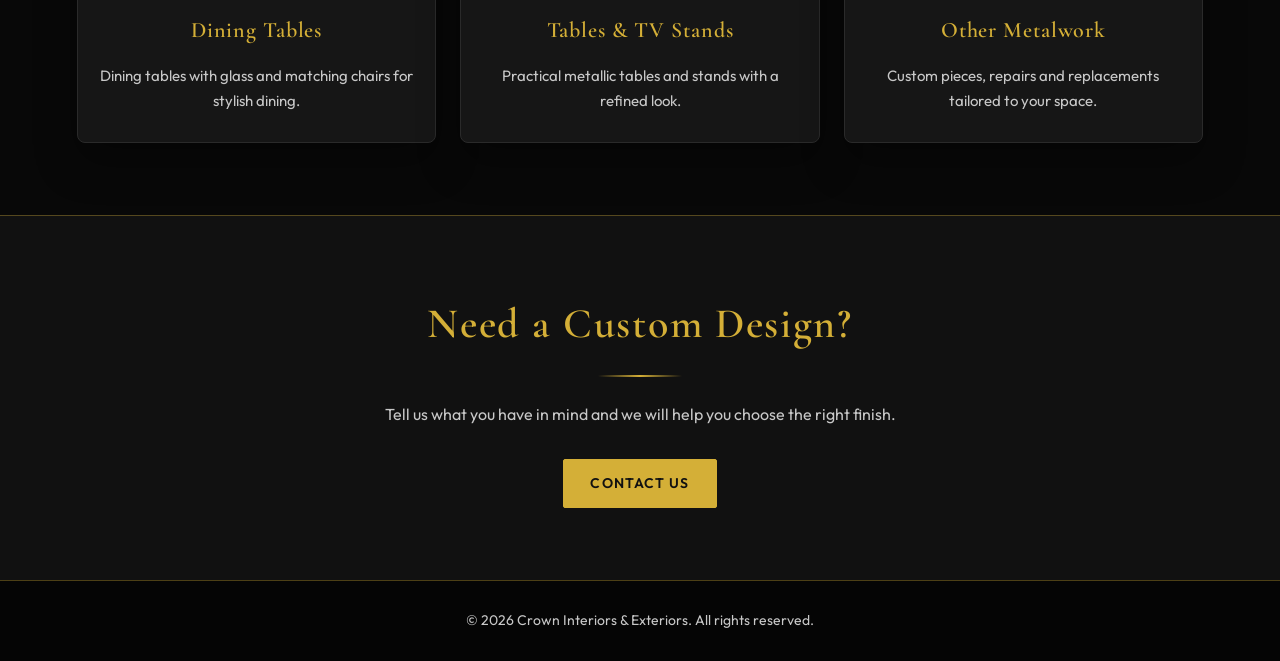
<file: products.html>
<!DOCTYPE html>
<html lang="en">
<head>
    <meta charset="UTF-8">
    <meta name="viewport" content="width=device-width, initial-scale=1.0">
    <title>Products | Crown Interiors &amp; Exteriors</title>
    <link rel="stylesheet" href="style.css">
    <script src="script.js" defer></script>
</head>
<body>

    <header class="site-header">
        <div class="header-inner">
            <a href="index.html" class="logo">
                <img src="images/log1.jpeg" alt="Crown Interiors &amp; Exteriors logo">
                <span class="logo-text">CROWN <small>INTERIORS &amp; EXTERIORS</small></span>
            </a>

            <nav class="main-nav">
                <a href="index.html">Home</a>
                <a href="gallery.html">Gallery</a>
                <a href="products.html" class="active">Products</a>
                <a href="about.html">About</a>
                <a href="contact.html">Contact</a>
            </nav>

            <div class="header-actions">
                <div class="header-phones">
                    <a href="tel:0752553819">0752553819</a>
                    <a href="tel:0751831699">0751831699</a>
                </div>
                <button class="menu-toggle" type="button" aria-label="Open menu">☰</button>
            </div>
        </div>
    </header>

    <main>
        <section class="page-hero">
            <p class="eyebrow">OUR COLLECTION</p>
            <h1>Our Products</h1>
            <div class="gold-line"></div>
            <p>Metallic products and mirror designs made to bring beauty and function to your space.</p>
        </section>

        <section class="section">
            <div class="product-grid">
                <article class="product-card">
                    <img src="images/gat2.jpeg" alt="Metal gates">
                    <h3>Metallic Gates</h3>
                    <p>Custom gates designed for security, presence and lasting finish.</p>
                </article>
                <article class="product-card">
                    <img src="images/dr1.jpeg" alt="Metal doors">
                    <h3>Doors</h3>
                    <p>Interior and exterior metallic doors with elegant detailing.</p>
                </article>
                <article class="product-card">
                    <img src="images/wd5.jpeg" alt="Metal windows">
                    <h3>Windows</h3>
                    <p>Strong window frames that complement modern and classic homes.</p>
                </article>
                <article class="product-card">
                    <img src="images/blu1.jpeg" alt="Decorative mirrors">
                    <h3>Mirrors</h3>
                    <p>Blue, black, brown and plain mirrors for living rooms and halls.</p>
                </article>
                <article class="product-card">
                    <img src="images/sc1.jpeg" alt="Metal beds">
                    <h3>Metallic Beds</h3>
                    <p>Home, school and boarding beds built for comfort and durability.</p>
                </article>
                <article class="product-card">
                    <img src="images/ld1.jpeg" alt="Metallic cases">
                    <h3>Metallic Cases</h3>
                    <p>Storage cases and lockers finished with care and strength.</p>
                </article>
                <article class="product-card">
                    <img src="images/dw5.jpeg" alt="Dining tables">
                    <h3>Dining Tables</h3>
                    <p>Dining tables with glass and matching chairs for stylish dining.</p>
                </article>
                <article class="product-card">
                    <img src="images/tb2.jpeg" alt="Tables and TV stands">
                    <h3>Tables &amp; TV Stands</h3>
                    <p>Practical metallic tables and stands with a refined look.</p>
                </article>
                <article class="product-card">
                    <img src="images/me1.jpeg" alt="Other metalwork">
                    <h3>Other Metalwork</h3>
                    <p>Custom pieces, repairs and replacements tailored to your space.</p>
                </article>
            </div>
        </section>

        <section class="gallery-cta">
            <h2>Need a Custom Design?</h2>
            <div class="gold-line"></div>
            <p>Tell us what you have in mind and we will help you choose the right finish.</p>
            <a class="gold-button" href="contact.html">Contact Us</a>
        </section>
    </main>

    <footer class="site-footer">
        <p>&copy; <span id="year"></span> Crown Interiors &amp; Exteriors. All rights reserved.</p>
    </footer>

</body>
</html>
</file>
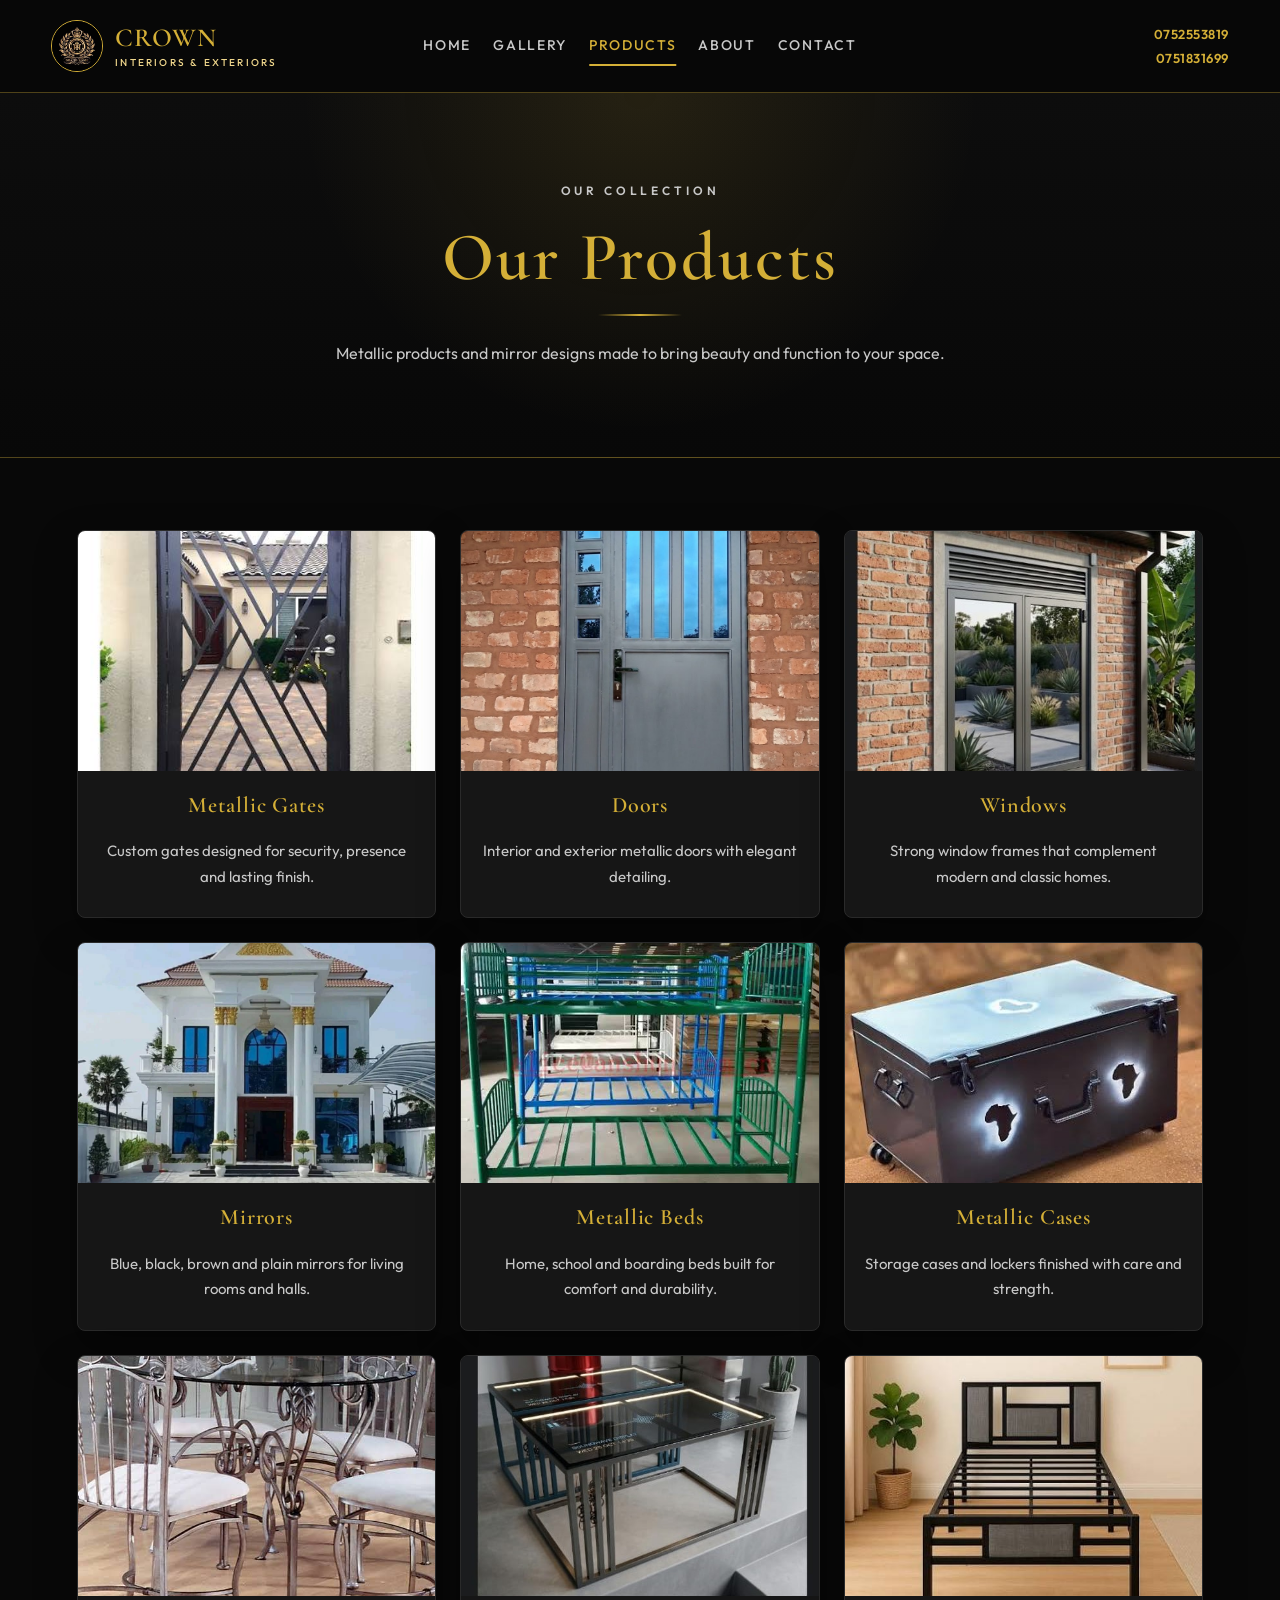
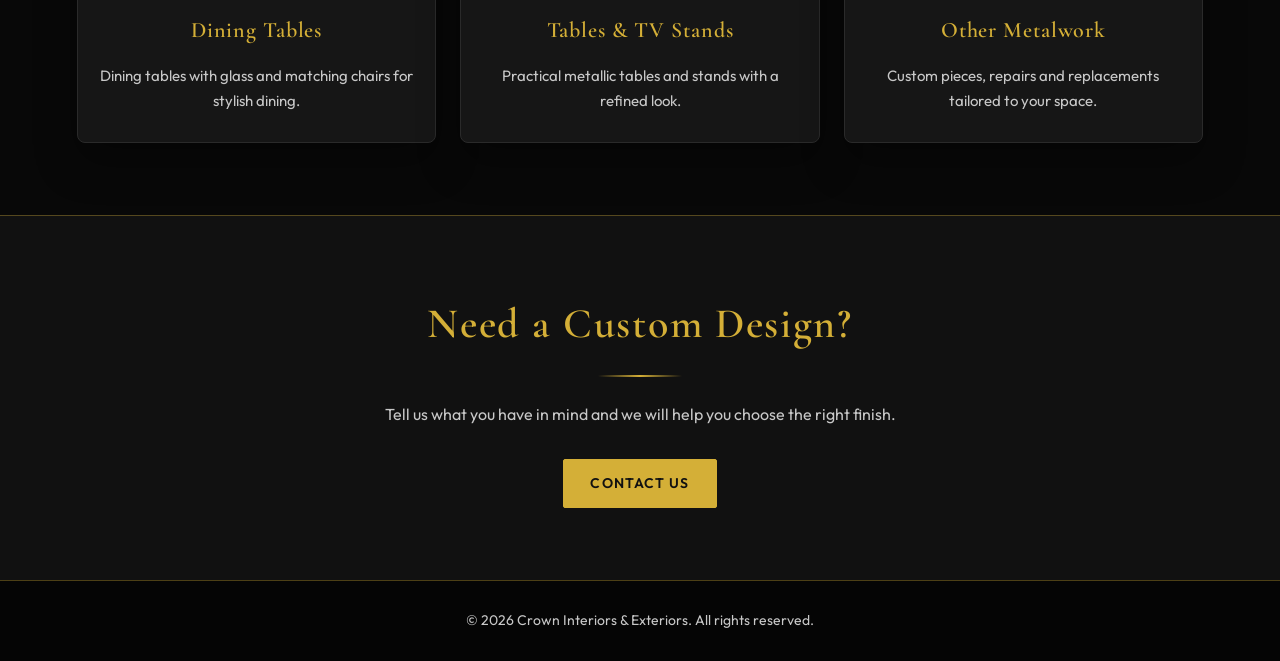
<file: services.html>
<!DOCTYPE html>
<html lang="en">
<head>
    <meta charset="UTF-8">
    <meta name="viewport" content="width=device-width, initial-scale=1.0">
    <title>Products | Crown Interiors &amp; Exteriors</title>
    <meta http-equiv="refresh" content="0; url=products.html">
    <link rel="stylesheet" href="style.css">
</head>
<body>
    <p style="text-align:center; padding:80px 20px; color:#c8c8c8;">
        Taking you to our <a href="products.html" style="color:#d4af37;">Products</a> page.
    </p>
</body>
</html>
</file>
<file: style.css>
@import url("https://fonts.googleapis.com/css2?family=Cormorant+Garamond:ital,wght@0,500;0,600;0,700;1,500&family=Outfit:wght@300;400;500;600;700&display=swap");

:root {
    --black: #080808;
    --black-soft: #111111;
    --black-card: #161616;
    --gold: #d4af37;
    --gold-light: #f0d78c;
    --gold-deep: #b8922a;
    --grey: #c8c8c8;
    --grey-muted: #9a9a9a;
    --white: #f7f7f7;
    --line: rgba(212, 175, 55, 0.35);
    --shadow: 0 18px 40px rgba(0, 0, 0, 0.35);
}

* {
    margin: 0;
    padding: 0;
    box-sizing: border-box;
}

html {
    scroll-behavior: smooth;
}

body {
    font-family: "Outfit", Arial, sans-serif;
    background: var(--black);
    color: var(--grey);
    line-height: 1.7;
    min-height: 100vh;
}

img {
    display: block;
    max-width: 100%;
}

a {
    color: inherit;
    text-decoration: none;
}

h1,
h2,
h3,
.logo-text {
    font-family: "Cormorant Garamond", Georgia, serif;
    color: var(--gold);
    font-weight: 600;
    letter-spacing: 0.04em;
    text-align: center;
}

p {
    color: var(--grey);
}

/* ========== HEADER / NAV ========== */

.site-header {
    position: sticky;
    top: 0;
    z-index: 100;
    background: rgba(8, 8, 8, 0.96);
    border-bottom: 1px solid var(--line);
    backdrop-filter: blur(10px);
}

.header-inner {
    width: min(1200px, 92%);
    margin: 0 auto;
    min-height: 92px;
    display: grid;
    grid-template-columns: 1fr auto 1fr;
    align-items: center;
    gap: 16px;
}

.logo {
    display: flex;
    align-items: center;
    gap: 12px;
    color: var(--gold);
    justify-self: start;
}

.logo img {
    width: 52px;
    height: 52px;
    object-fit: cover;
    border-radius: 50%;
    border: 1px solid var(--gold);
}

.logo-crown {
    font-size: 40px;
    line-height: 1;
    color: var(--gold);
}

.logo-text {
    font-size: 26px;
    line-height: 1.1;
    text-align: left;
}

.logo-text small {
    display: block;
    margin-top: 4px;
    color: var(--gold-light);
    font-family: "Outfit", sans-serif;
    font-size: 10px;
    font-weight: 500;
    letter-spacing: 0.22em;
}

.main-nav {
    display: flex;
    justify-content: center;
    align-items: center;
    gap: 8px 22px;
    flex-wrap: wrap;
}

.main-nav a {
    position: relative;
    color: var(--grey);
    font-size: 14px;
    font-weight: 500;
    letter-spacing: 0.12em;
    text-transform: uppercase;
    padding: 8px 0;
}

.main-nav a::after {
    content: "";
    position: absolute;
    left: 50%;
    bottom: 0;
    width: 0;
    height: 2px;
    background: var(--gold);
    transform: translateX(-50%);
    transition: width 0.25s ease;
}

.main-nav a:hover,
.main-nav a.active,
.main-nav a.current-page {
    color: var(--gold);
}

.main-nav a:hover::after,
.main-nav a.active::after,
.main-nav a.current-page::after {
    width: 100%;
}

.header-actions {
    display: flex;
    align-items: center;
    justify-self: end;
    gap: 16px;
}

.header-phones {
    display: flex;
    flex-direction: column;
    align-items: flex-end;
    gap: 2px;
}

.header-phones a {
    color: var(--gold);
    font-size: 13px;
    font-weight: 600;
    letter-spacing: 0.04em;
}

.menu-toggle {
    display: none;
    width: 44px;
    height: 44px;
    border: 1px solid var(--gold);
    background: transparent;
    color: var(--gold);
    font-size: 22px;
    cursor: pointer;
}

/* ========== SHARED SECTIONS ========== */

.page-hero,
.section,
.home-contact,
.gallery-cta,
.about-hero,
.about-intro,
.about-values,
.about-products,
.about-contact,
.about-cta,
.contact-hero,
.contact-enquiry,
.contact-closing {
    text-align: center;
}

.page-hero,
.about-hero,
.contact-hero {
    padding: 88px 20px 72px;
    background:
        radial-gradient(circle at top, rgba(212, 175, 55, 0.12), transparent 46%),
        linear-gradient(180deg, #0d0d0d, #080808);
    border-bottom: 1px solid var(--line);
}

.eyebrow,
.hero-label,
.contact-eyebrow,
.about-eyebrow {
    color: var(--gold);
    font-size: 12px;
    font-weight: 600;
    letter-spacing: 0.32em;
    text-transform: uppercase;
    margin-bottom: 14px;
}

h1 {
    font-size: clamp(38px, 6vw, 68px);
    line-height: 1.15;
    margin-bottom: 14px;
}

h2 {
    font-size: clamp(28px, 4vw, 42px);
    margin-bottom: 12px;
}

h3,
.contact-card h2 {
    font-size: 22px;
    margin-bottom: 8px;
}

.gold-line,
.contact-gold-line {
    width: 84px;
    height: 2px;
    margin: 16px auto 24px;
    background: linear-gradient(90deg, transparent, var(--gold), transparent);
    border: 0;
}

.lead,
.about-lead,
.welcome-text,
.contact-description,
.page-hero p,
.section-heading p,
.gallery-cta p,
.about-intro p,
.about-cta p,
.contact-hero p,
.contact-enquiry > p,
.contact-closing p {
    max-width: 720px;
    margin: 0 auto 18px;
    color: var(--grey);
}

.about-hero > .about-button,
.about-cta > .about-button,
.gallery-cta .gold-button,
.contact-closing .contact-gold-button {
    margin-top: 12px;
}

.section,
.gallery-section,
.about-page section,
.contact-options,
.contact-enquiry,
.contact-closing,
.home-contact,
.gallery-cta {
    padding: 72px 6%;
}

.section-heading {
    margin-bottom: 36px;
}

/* ========== BUTTONS ========== */

.gold-button,
.outline-button,
.about-button,
.about-outline-button,
.contact-gold-button,
.contact-outline-button,
.phone-link,
.whatsapp-gold {
    display: inline-flex;
    align-items: center;
    justify-content: center;
    min-height: 48px;
    padding: 12px 26px;
    border-radius: 2px;
    font-family: "Outfit", sans-serif;
    font-size: 14px;
    font-weight: 600;
    letter-spacing: 0.08em;
    text-transform: uppercase;
    border: 1px solid var(--gold);
    cursor: pointer;
    transition: background 0.25s ease, color 0.25s ease, transform 0.25s ease;
}

.gold-button,
.about-button,
.contact-gold-button,
.whatsapp-gold {
    background: var(--gold);
    color: #111;
}

.outline-button,
.about-outline-button,
.contact-outline-button,
.phone-link {
    background: transparent;
    color: var(--gold);
}

.gold-button:hover,
.about-button:hover,
.contact-gold-button:hover,
.whatsapp-gold:hover {
    background: var(--gold-light);
    transform: translateY(-2px);
}

.outline-button:hover,
.about-outline-button:hover,
.contact-outline-button:hover,
.phone-link:hover {
    background: var(--gold);
    color: #111;
}

.hero-buttons,
.contact-details,
.about-contact-buttons {
    display: flex;
    justify-content: center;
    flex-wrap: wrap;
    gap: 14px;
    margin-top: 28px;
}

/* ========== HOME HERO ========== */

.home-hero {
    position: relative;
    min-height: 78vh;
    overflow: hidden;
    isolation: isolate;
    background: #101010;
}

.hero-slide {
    position: absolute;
    inset: 0;
    opacity: 0;
    visibility: hidden;
    transition: opacity 1s ease, visibility 1s ease;
}

.hero-slide.active {
    opacity: 1;
    visibility: visible;
}

.hero-slide img {
    width: 100%;
    height: 100%;
    object-fit: cover;
}

.hero-shade {
    position: absolute;
    inset: 0;
    z-index: 1;
    background: linear-gradient(
        180deg,
        rgba(0, 0, 0, 0.55) 0%,
        rgba(0, 0, 0, 0.72) 50%,
        rgba(0, 0, 0, 0.88) 100%
    );
}

.hero-content {
    position: absolute;
    z-index: 2;
    inset: 0;
    display: flex;
    flex-direction: column;
    align-items: center;
    justify-content: center;
    text-align: center;
    padding: 40px 20px 80px;
}

.hero-content h1 {
    color: var(--gold);
    text-shadow: 0 8px 30px rgba(0, 0, 0, 0.6);
}

.welcome-text {
    font-size: 18px;
    margin-top: 8px;
}

.slide-dots {
    position: absolute;
    z-index: 3;
    bottom: 24px;
    left: 50%;
    display: flex;
    gap: 10px;
    transform: translateX(-50%);
}

.slide-dot {
    width: 11px;
    height: 11px;
    border: 1px solid var(--gold);
    border-radius: 50%;
    background: transparent;
    cursor: pointer;
}

.slide-dot.active {
    background: var(--gold);
}

.home-contact,
.gallery-cta,
.about-cta,
.contact-closing {
    background: var(--black-soft);
    border-top: 1px solid var(--line);
}

/* ========== CARDS / GALLERY / PRODUCTS ========== */

.gallery-filters {
    display: flex;
    justify-content: center;
    flex-wrap: wrap;
    gap: 10px;
    margin: 8px 0 36px;
}

.filter-btn {
    background: transparent;
    color: var(--grey);
    border: 1px solid var(--line);
    border-radius: 999px;
    padding: 9px 16px;
    font-family: inherit;
    font-size: 13px;
    letter-spacing: 0.04em;
    cursor: pointer;
    transition: background 0.25s ease, color 0.25s ease, border-color 0.25s ease;
}

.filter-btn:hover,
.filter-btn.active {
    background: var(--gold);
    border-color: var(--gold);
    color: #111;
}

.gallery-grid,
.product-grid,
.about-cards,
.contact-options {
    display: grid;
    grid-template-columns: repeat(3, minmax(0, 1fr));
    gap: 24px;
}

.gallery-card,
.product-card,
.about-card,
.contact-card {
    background: var(--black-card);
    border: 1px solid #2a2a2a;
    border-radius: 8px;
    overflow: hidden;
    box-shadow: var(--shadow);
    transition: transform 0.3s ease, border-color 0.3s ease;
}

.gallery-card:hover,
.product-card:hover,
.about-card:hover,
.contact-card:hover {
    transform: translateY(-6px);
    border-color: var(--gold);
}

.gallery-card img,
.product-card img {
    width: 100%;
    height: 240px;
    object-fit: cover;
}

.gallery-card h3,
.product-card h3 {
    padding: 16px 12px 6px;
}

.product-card p,
.about-card p,
.contact-card p {
    padding: 0 18px 20px;
    color: var(--grey);
    font-size: 15px;
}

.gallery-card[hidden] {
    display: none !important;
}

.about-card,
.contact-card,
.product-card {
    padding-bottom: 8px;
    text-align: center;
}

.about-card,
.contact-card {
    padding: 32px 22px;
}

.about-card-icon,
.contact-icon,
.product-icon {
    display: block;
    color: var(--gold);
    font-size: 34px;
    margin-bottom: 10px;
}

.about-product-list {
    max-width: 640px;
    margin: 20px auto;
    text-align: left;
    list-style: none;
}

.about-product-list li {
    padding: 12px 0 12px 28px;
    border-bottom: 1px solid #2a2416;
    position: relative;
}

.about-product-list li::before {
    content: "◆";
    position: absolute;
    left: 0;
    color: var(--gold);
    font-size: 12px;
}

.about-small-note {
    color: var(--gold);
    margin-top: 18px;
}

blockquote {
    max-width: 680px;
    margin: 32px auto 0;
    padding: 22px 28px;
    border: 1px solid var(--line);
    background: #121212;
    color: var(--gold-light);
    font-family: "Cormorant Garamond", serif;
    font-size: 24px;
    font-style: italic;
}

/* ========== FORMS ========== */

.about-form,
.contact-form {
    width: min(560px, 100%);
    margin: 30px auto 0;
    padding: 30px;
    background: var(--black-card);
    border: 1px solid var(--line);
    border-radius: 8px;
    display: flex;
    flex-direction: column;
    text-align: left;
}

.about-form label,
.contact-form label {
    color: var(--gold);
    font-size: 13px;
    letter-spacing: 0.08em;
    text-transform: uppercase;
    margin: 12px 0 7px;
}

.about-form input,
.contact-form input,
.contact-form select,
.contact-form textarea {
    width: 100%;
    padding: 13px;
    background: #0b0b0b;
    color: var(--grey);
    border: 1px solid #3a3320;
    border-radius: 4px;
    font: inherit;
}

.about-form input:focus,
.contact-form input:focus,
.contact-form select:focus,
.contact-form textarea:focus {
    outline: none;
    border-color: var(--gold);
}

.about-form button,
.contact-form button {
    margin-top: 22px;
    align-self: center;
}

.about-form-note {
    color: var(--grey-muted);
    font-size: 13px;
    margin-top: 12px;
}

/* ========== FOOTER ========== */

.site-footer,
.home-footer,
.about-footer,
.contact-footer {
    background: #050505;
    border-top: 1px solid var(--line);
    color: var(--grey);
    text-align: center;
    padding: 28px 16px;
    font-size: 14px;
}

.site-footer a,
.home-footer a,
.about-footer a,
.contact-footer a {
    color: var(--gold);
}

.site-footer p + p {
    margin-top: 8px;
}

/* ========== RESPONSIVE ========== */

@media (max-width: 980px) {
    .header-inner {
        grid-template-columns: 1fr auto;
        padding: 12px 0;
    }

    .menu-toggle {
        display: inline-flex;
        align-items: center;
        justify-content: center;
    }

    .main-nav {
        display: none;
        grid-column: 1 / -1;
        width: 100%;
        padding: 8px 0 16px;
        gap: 4px 16px;
    }

    .site-header.is-open .main-nav {
        display: flex;
    }

    .header-phones {
        display: none;
    }

    .gallery-grid,
    .product-grid,
    .about-cards,
    .contact-options {
        grid-template-columns: repeat(2, minmax(0, 1fr));
    }
}

@media (max-width: 640px) {
    .logo-text {
        font-size: 20px;
    }

    .home-hero {
        min-height: 88vh;
    }

    .gallery-grid,
    .product-grid,
    .about-cards,
    .contact-options {
        grid-template-columns: 1fr;
    }

    .gallery-card img,
    .product-card img {
        height: 250px;
    }

    .about-form,
    .contact-form {
        padding: 20px;
    }

    .phone-link,
    .whatsapp-gold,
    .gold-button,
    .outline-button {
        width: min(100%, 320px);
    }
}
</file>
